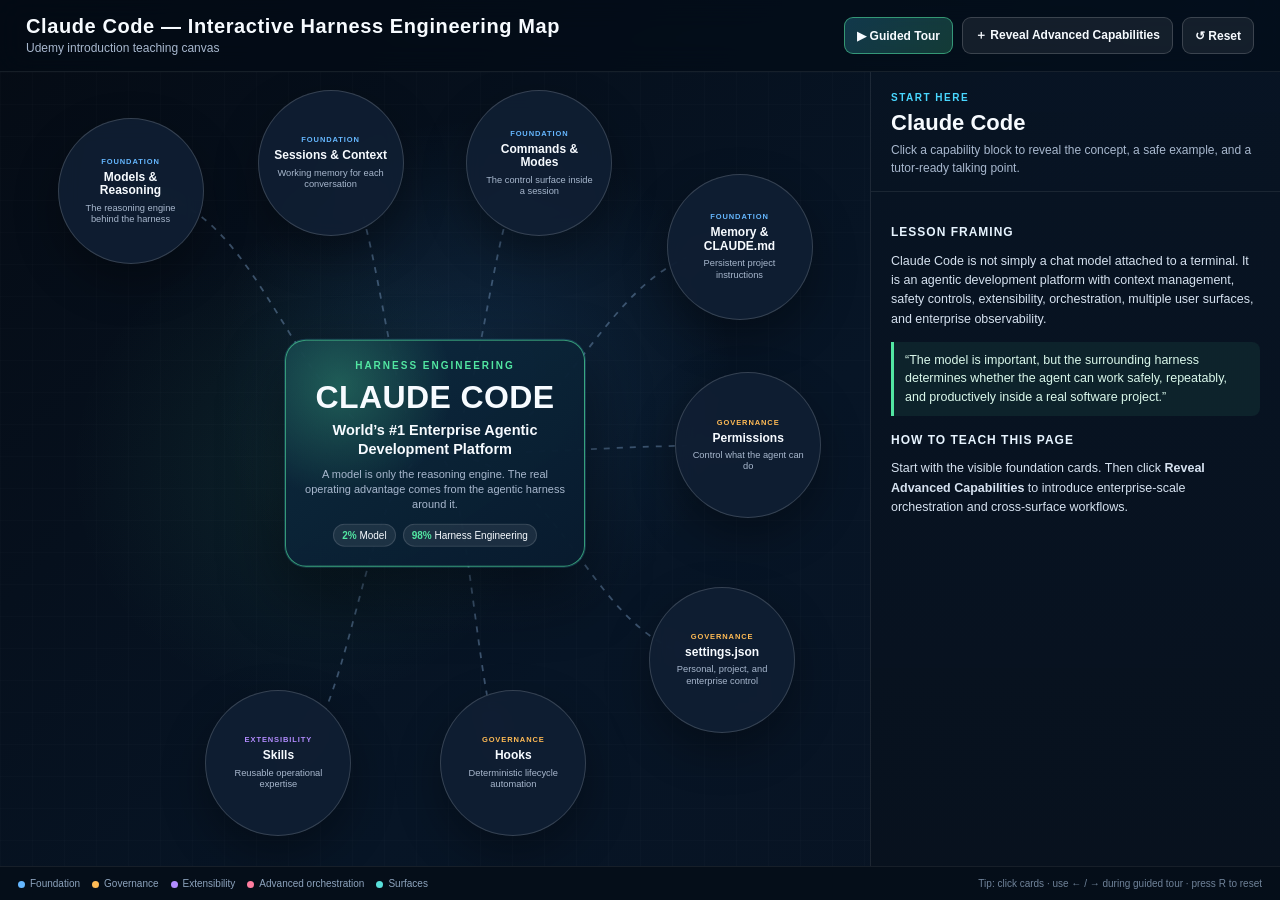
<file: claude_code_interactive_harness_map_CIRCLES(1).html>
<!DOCTYPE html>
<html lang="en">
<head>
<meta charset="UTF-8" />
<meta name="viewport" content="width=device-width, initial-scale=1.0" />
<title>Claude Code — Interactive Harness Engineering Map</title>
<style>
  :root{
    --bg:#06101e;
    --panel:#0b1829;
    --panel2:#101f34;
    --line:#6e89aa;
    --text:#f7fbff;
    --muted:#a8b8ce;
    --accent:#49d7ff;
    --core:#52e6a2;
    --foundation:#65b7ff;
    --governance:#ffbb55;
    --extensibility:#b28cff;
    --orchestration:#ff7d9f;
    --surface:#59e0db;
    --shadow:0 18px 45px rgba(0,0,0,.32);
  }
  *{box-sizing:border-box}
  html,body{min-height:100%;margin:0;background:var(--bg);color:var(--text);font-family:Inter,Segoe UI,Arial,sans-serif;overflow:hidden}
  body{
    background:
      radial-gradient(circle at 37% 42%, rgba(72,173,255,.14), transparent 27%),
      radial-gradient(circle at 24% 52%, rgba(82,230,162,.08), transparent 22%),
      linear-gradient(135deg,#050b14 0%,#071526 56%,#081221 100%);
  }
  .app{height:100vh;display:grid;grid-template-rows:72px 1fr 34px}
  header{
    display:flex;align-items:center;justify-content:space-between;padding:0 26px;
    border-bottom:1px solid rgba(255,255,255,.08);background:rgba(3,11,21,.58);backdrop-filter:blur(14px);z-index:10
  }
  .brand h1{font-size:20px;margin:0;letter-spacing:.6px}
  .brand small{color:var(--muted);font-size:12px}
  .controls{display:flex;gap:9px;flex-wrap:wrap;justify-content:flex-end}
  button{
    border:1px solid rgba(255,255,255,.17);background:rgba(255,255,255,.07);color:var(--text);
    border-radius:9px;padding:9px 12px;font-weight:700;cursor:pointer;transition:.22s ease;font-size:12px
  }
  button:hover{transform:translateY(-1px);background:rgba(255,255,255,.14)}
  button.primary{background:linear-gradient(135deg,rgba(73,215,255,.22),rgba(82,230,162,.21));border-color:rgba(82,230,162,.55)}
  button.active{background:linear-gradient(135deg,rgba(255,125,159,.30),rgba(178,140,255,.22));border-color:rgba(255,125,159,.7)}
  main{display:grid;grid-template-columns:minmax(0,1fr) 410px;min-height:0}
  .canvas-wrap{position:relative;min-width:0;min-height:0;overflow:hidden}
  .canvas{position:absolute;inset:0;overflow:hidden;transition:.28s ease}
  .canvas.full-map .core{top:50%}
  .grid{
    position:absolute;inset:0;opacity:.18;
    background-image:linear-gradient(rgba(255,255,255,.08) 1px,transparent 1px),linear-gradient(90deg,rgba(255,255,255,.08) 1px,transparent 1px);
    background-size:32px 32px;
  }
  svg{position:absolute;inset:0;width:100%;height:100%;pointer-events:none}
  .connector{stroke:rgba(115,149,186,.48);stroke-width:1.8;fill:none;stroke-dasharray:6 7}
  .connector.advanced{stroke:rgba(255,125,159,.44)}
  .node{
    position:absolute;
    width:146px;height:146px;aspect-ratio:1 / 1;border-radius:50%;padding:15px;
    border:1px solid rgba(255,255,255,.16);background:rgba(16,31,52,.88);box-shadow:var(--shadow);
    cursor:pointer;transition:left .34s ease, top .34s ease, opacity .24s ease, transform .24s ease, border-color .22s ease, box-shadow .22s ease;
    backdrop-filter:blur(11px);display:flex;flex-direction:column;align-items:center;justify-content:center;text-align:center;
    transform:translate(-50%,-50%);z-index:2;overflow:hidden
  }
  .node:hover{transform:translate(-50%,-50%) scale(1.045);border-color:rgba(255,255,255,.42);z-index:4}
  .node.selected{transform:translate(-50%,-50%) scale(1.055);box-shadow:0 0 0 2px rgba(73,215,255,.46),0 20px 45px rgba(0,0,0,.38);z-index:5}
  .node h3{font-size:12px;line-height:1.12;margin:0 0 5px;max-width:118px}
  .node p{font-size:9.3px;line-height:1.22;margin:0;color:var(--muted);max-width:116px}
  .node .tag{font-size:7.5px;text-transform:uppercase;letter-spacing:.9px;font-weight:800;margin-bottom:5px}
  .foundation .tag{color:var(--foundation)}
  .governance .tag{color:var(--governance)}
  .extensibility .tag{color:var(--extensibility)}
  .orchestration .tag{color:var(--orchestration)}
  .surface .tag{color:var(--surface)}
  .node.advanced{opacity:0;transform:translate(-50%,-50%) scale(.74);pointer-events:none}
  .node.advanced.show{opacity:1;transform:translate(-50%,-50%) scale(1);pointer-events:auto}
  .node.advanced.show:hover{transform:translate(-50%,-50%) scale(1.045)}
  .node.advanced.show.selected{transform:translate(-50%,-50%) scale(1.055)}
  .core{
    position:absolute;left:50%;top:48%;transform:translate(-50%,-50%);width:300px;min-height:196px;padding:19px;
    border-radius:21px;background:
    radial-gradient(circle at 18% 20%,rgba(82,230,162,.28),transparent 37%),
    linear-gradient(145deg,rgba(13,42,62,.96),rgba(8,27,46,.98));
    border:1px solid rgba(82,230,162,.62);box-shadow:0 0 0 1px rgba(73,215,255,.18),0 26px 65px rgba(0,0,0,.47);
    text-align:center;display:flex;flex-direction:column;justify-content:center;z-index:3;transition:top .34s ease
  }
  .core .eyebrow{color:var(--core);font-size:10px;font-weight:800;letter-spacing:2px;text-transform:uppercase}
  .core h2{font-size:32px;margin:8px 0 5px;letter-spacing:.4px}
  .core .headline{font-weight:800;font-size:14.5px;line-height:1.28}
  .core .sub{color:var(--muted);font-size:11px;margin:9px auto 0;line-height:1.35;max-width:266px}
  .ratio{display:flex;gap:7px;justify-content:center;margin-top:12px}
  .ratio span{font-size:10px;border-radius:20px;padding:5px 8px;background:rgba(255,255,255,.08);border:1px solid rgba(255,255,255,.12)}
  .ratio strong{color:var(--core)}
  aside{
    min-height:0;border-left:1px solid rgba(255,255,255,.09);
    background:linear-gradient(180deg,rgba(8,20,35,.93),rgba(8,17,30,.97));display:flex;flex-direction:column
  }
  .panel-head{padding:20px 20px 14px;border-bottom:1px solid rgba(255,255,255,.08)}
  .panel-head .kicker{font-size:10px;letter-spacing:1.5px;text-transform:uppercase;color:var(--accent);font-weight:800}
  .panel-head h2{font-size:22px;margin:7px 0 5px}
  .panel-head p{margin:0;font-size:12px;color:var(--muted);line-height:1.5}
  .panel-body{padding:16px 20px 22px;overflow:auto;min-height:0}
  .panel-body h4{margin:17px 0 8px;font-size:12px;color:#e7f4ff;text-transform:uppercase;letter-spacing:1px}
  .panel-body p,.panel-body li{font-size:12.5px;line-height:1.55;color:#d6e2f0}
  .panel-body ul{padding-left:18px;margin:8px 0}
  .code{
    white-space:pre-wrap;background:#06111e;border:1px solid rgba(255,255,255,.1);border-radius:10px;padding:11px 12px;
    color:#b8e8ff;font:11.5px/1.55 ui-monospace,SFMono-Regular,Consolas,monospace
  }
  .talk{
    border-left:3px solid var(--core);padding:9px 11px;background:rgba(82,230,162,.07);
    border-radius:0 8px 8px 0;color:#daf8eb;font-size:12.5px;line-height:1.5
  }
  .doc-link{display:inline-block;color:#77ddff;text-decoration:none;font-size:12px;margin-top:6px}
  .doc-link:hover{text-decoration:underline}
  .badges{display:flex;gap:6px;flex-wrap:wrap;margin-top:8px}
  .badge{font-size:9px;padding:4px 7px;border-radius:30px;background:rgba(255,255,255,.08);border:1px solid rgba(255,255,255,.11);color:#dcecff}
  footer{display:flex;align-items:center;justify-content:space-between;padding:0 18px;color:#8da3bd;font-size:10px;border-top:1px solid rgba(255,255,255,.07);background:#050e19}
  .legend{display:flex;gap:12px;align-items:center;flex-wrap:wrap}
  .legend span:before{content:"";display:inline-block;width:7px;height:7px;border-radius:50%;margin-right:5px;vertical-align:middle}
  .l1:before{background:var(--foundation)} .l2:before{background:var(--governance)} .l3:before{background:var(--extensibility)} .l4:before{background:var(--orchestration)} .l5:before{background:var(--surface)}
  .hint{opacity:.78}
  @media(max-width:1050px){
    main{grid-template-columns:minmax(0,1fr) 350px}
    .node{width:132px;height:132px;padding:13px}
    .node h3{font-size:10.8px;max-width:106px}.node p{font-size:8.6px;max-width:104px}
    .core{width:250px;min-height:178px}.core h2{font-size:28px}.core .headline{font-size:13px}.core .sub{font-size:10px}
  }
  @media(max-width:860px){
    html,body{overflow:auto}.app{height:auto;min-height:100vh;grid-template-rows:auto auto auto}header{align-items:flex-start;gap:14px;flex-direction:column;padding:18px 18px}main{grid-template-columns:1fr}.canvas-wrap{min-height:980px}.canvas{position:relative;min-height:980px}aside{min-height:420px;border-left:0;border-top:1px solid rgba(255,255,255,.09)}footer{min-height:48px;gap:10px;align-items:flex-start;flex-direction:column;padding:10px 18px}.node{width:136px;height:136px}.core{top:50%;width:260px}
  }
</style>
</head>
<body>
<div class="app">
<header>
  <div class="brand">
    <h1>Claude Code — Interactive Harness Engineering Map</h1>
    <small>Udemy introduction teaching canvas</small>
  </div>
  <div class="controls">
    <button id="tourBtn" class="primary">▶ Guided Tour</button>
    <button id="advancedBtn">＋ Reveal Advanced Capabilities</button>
    <button id="resetBtn">↺ Reset</button>
  </div>
</header>

<main>
<section class="canvas-wrap">
  <div class="canvas" id="canvas">
    <div class="grid"></div>
    <svg id="lines" aria-hidden="true"></svg>

    <div class="core" id="core">
      <div class="eyebrow">Harness Engineering</div>
      <h2>CLAUDE CODE</h2>
      <div class="headline">World’s #1 Enterprise Agentic Development Platform</div>
      <div class="sub">A model is only the reasoning engine. The real operating advantage comes from the agentic harness around it.</div>
      <div class="ratio"><span><strong>2%</strong> Model</span><span><strong>98%</strong> Harness Engineering</span></div>
    </div>
  </div>
</section>

<aside>
  <div class="panel-head">
    <div class="kicker" id="panelKicker">Start here</div>
    <h2 id="panelTitle">Claude Code</h2>
    <p id="panelIntro">Click a capability block to reveal the concept, a safe example, and a tutor-ready talking point.</p>
  </div>
  <div class="panel-body" id="panelBody">
    <h4>Lesson framing</h4>
    <p>Claude Code is not simply a chat model attached to a terminal. It is an agentic development platform with context management, safety controls, extensibility, orchestration, multiple user surfaces, and enterprise observability.</p>
    <div class="talk">“The model is important, but the surrounding harness determines whether the agent can work safely, repeatably, and productively inside a real software project.”</div>
    <h4>How to teach this page</h4>
    <p>Start with the visible foundation cards. Then click <b>Reveal Advanced Capabilities</b> to introduce enterprise-scale orchestration and cross-surface workflows.</p>
  </div>
</aside>
</main>

<footer>
  <div class="legend">
    <span class="l1">Foundation</span><span class="l2">Governance</span><span class="l3">Extensibility</span><span class="l4">Advanced orchestration</span><span class="l5">Surfaces</span>
  </div>
  <div class="hint">Tip: click cards · use ← / → during guided tour · press R to reset</div>
</footer>
</div>

<script>
const cards = [
{
 id:"models", title:"Models & Reasoning", group:"foundation", advanced:false, x:15, y:15, fx:11, fy:12,
 subtitle:"The reasoning engine behind the harness",
 intro:"Claude Code uses a model to inspect your request, reason about the codebase, select tools, and generate changes.",
 explanation:"Model selection affects quality, latency, and cost. But the model operates inside a broader agentic loop: prompt → reasoning → tool calls → results → further reasoning → completion.",
 code:"/model\n/effort",
 talk:"“The model is the engine. Claude Code is the vehicle, safety system, dashboard, tools, and operating workflow around that engine.”",
 docs:[["Model configuration","https://code.claude.com/docs/en/model-config"],["How Claude Code works","https://code.claude.com/docs/en/how-claude-code-works"]]
},
{
 id:"sessions", title:"Sessions & Context", group:"foundation", advanced:false, x:38, y:10, fx:34, fy:9,
 subtitle:"Working memory for each conversation",
 intro:"A session has its own context window and accumulates prompts, relevant files, command outputs, and tool results.",
 explanation:"As a task grows, context becomes a scarce engineering resource. Resume prior work, compact older context, clear a session when appropriate, and delegate focused research to subagents.",
 code:"/context\n/compact\n/resume\n/clear",
 talk:"“Context is the agent’s working memory. Strong developers manage context just as carefully as they manage source code.”",
 docs:[["Glossary: session and compaction","https://code.claude.com/docs/en/glossary"],["Commands","https://code.claude.com/docs/en/commands"]]
},
{
 id:"commands", title:"Commands & Modes", group:"foundation", advanced:false, x:62, y:10, fx:66, fy:9,
 subtitle:"The control surface inside a session",
 intro:"Commands let you change models, control permissions, manage context, configure integrations, and run workflows.",
 explanation:"Type / to see available commands. Use built-in commands as predictable control points instead of treating every action as an unstructured prompt.",
 code:"/help   /init   /memory\n/context   /compact   /resume\n/model   /effort   /permissions\n/mcp   /agents   /plan",
 talk:"“Prompting is only one interface. Claude Code also gives us an operational command layer.”",
 docs:[["Commands reference","https://code.claude.com/docs/en/commands"],["Interactive mode","https://code.claude.com/docs/en/interactive-mode"]]
},
{
 id:"memory", title:"Memory & CLAUDE.md", group:"foundation", advanced:false, x:85, y:22, fx:89, fy:17,
 subtitle:"Persistent project instructions",
 intro:"CLAUDE.md and memory let Claude Code retain project-specific instructions and useful working knowledge.",
 explanation:"Store durable architecture rules, coding conventions, commands, and review expectations in CLAUDE.md. Use /init to bootstrap a project file and /memory to refine persistent instructions.",
 code:"CLAUDE.md\nCLAUDE.local.md\n.claude/rules/\n\n/init\n/memory",
 talk:"“Do not repeat the same rules in every prompt. Encode durable knowledge once and let the project carry it forward.”",
 docs:[["Memory and instructions","https://code.claude.com/docs/en/memory"],["Overview","https://code.claude.com/docs/en/overview"]]
},
{
 id:"permissions", title:"Permissions", group:"governance", advanced:false, x:86, y:47, fx:89, fy:39,
 subtitle:"Control what the agent can do",
 intro:"Permissions define which tools run automatically, which require approval, and which are blocked.",
 explanation:"Rules are evaluated deny → ask → allow. Modes include default, acceptEdits, plan, auto, dontAsk, and bypassPermissions. Use bypassPermissions only inside isolated environments such as containers or VMs.",
 code:"/permissions\n\nModes:\ndefault · acceptEdits · plan\nauto · dontAsk · bypassPermissions",
 talk:"“An enterprise agent needs boundaries. Capability without governance is not maturity.”",
 docs:[["Configure permissions","https://code.claude.com/docs/en/permissions"],["Choose a permission mode","https://code.claude.com/docs/en/permission-modes"]]
},
{
 id:"settings", title:"settings.json", group:"governance", advanced:false, x:83, y:74, fx:89, fy:66,
 subtitle:"Personal, project, and enterprise control",
 intro:"Settings configure permissions, hooks, plugins, MCP access, model behavior, and enterprise policy.",
 explanation:"Claude Code reads multiple settings layers. Higher-precedence layers can enforce organizational controls while project and local files tailor behavior for a repository or developer.",
 code:"~/.claude/settings.json\n.claude/settings.json\n.claude/settings.local.json\nmanaged settings",
 talk:"“Settings let us move from ad-hoc prompting to governed engineering practice.”",
 docs:[["Settings","https://code.claude.com/docs/en/settings"],["Glossary: settings layers","https://code.claude.com/docs/en/glossary"]]
},
{
 id:"hooks", title:"Hooks", group:"governance", advanced:false, x:59, y:87, fx:66, fy:87,
 subtitle:"Deterministic lifecycle automation",
 intro:"Hooks run actions at defined lifecycle moments: before tools execute, after edits, when Claude stops, or when input is required.",
 explanation:"Use hooks to format code, validate commands, run checks, enforce project rules, or send notifications. Shell, HTTP, MCP-tool, prompt, and agent-based handlers are supported.",
 code:"PreToolUse\nPostToolUse\nStop\nNotification\nPermissionRequest",
 talk:"“Prompts are probabilistic. Hooks provide deterministic guardrails when a rule must run every time.”",
 docs:[["Hooks guide","https://code.claude.com/docs/en/hooks-guide"],["Hooks reference","https://code.claude.com/docs/en/hooks"]]
},
{
 id:"skills", title:"Skills", group:"extensibility", advanced:false, x:32, y:87, fx:34, fy:87,
 subtitle:"Reusable operational expertise",
 intro:"Skills package repeatable instructions and procedures so teams can reuse engineering knowledge.",
 explanation:"Store a SKILL.md file under .claude/skills. Skills can be invoked explicitly or loaded when relevant. Use them for repeatable reviews, release workflows, framework conventions, and lab exercises.",
 code:".claude/skills/security-review/SKILL.md\n.claude/skills/release-check/SKILL.md\n\n/code-review\n/debug\n/batch\n/loop",
 talk:"“A skill is reusable expertise packaged as an operational recipe.”",
 docs:[["Skills","https://code.claude.com/docs/en/skills"]]
},
{
 id:"plugins", title:"Plugins & Marketplaces", group:"extensibility", advanced:true, x:5, y:68, fx:11, fy:67,
 subtitle:"Install and share extension bundles",
 intro:"Plugins package reusable extensions and distribute them through marketplaces.",
 explanation:"A plugin can bundle skills, hooks, subagents, and MCP servers. Marketplaces let teams distribute approved extensions consistently.",
 code:"/plugin\n/reload-plugins\n\nPlugin bundle:\nskills · hooks · subagents · MCP servers",
 talk:"“Skills are recipes. Plugins are distributable extension packages. Marketplaces make them reusable across teams.”",
 docs:[["Plugins","https://code.claude.com/docs/en/plugins"],["Settings: plugin configuration","https://code.claude.com/docs/en/settings"]]
},
{
 id:"mcp", title:"MCP Servers", group:"extensibility", advanced:true, x:3, y:42, fx:11, fy:44,
 subtitle:"Connect external tools and data",
 intro:"Model Context Protocol servers connect Claude Code to external systems and capabilities.",
 explanation:"MCP can expose databases, browser automation, source-control systems, internal APIs, design tools, issue trackers, and enterprise services as tools inside Claude Code.",
 code:"/mcp\n.mcp.json\n\nExamples:\nGitHub · PostgreSQL · Jira\nPlaywright · internal APIs",
 talk:"“MCP turns Claude Code from a coding assistant into a connected enterprise agent.”",
 docs:[["MCP","https://code.claude.com/docs/en/mcp"],["Glossary: MCP","https://code.claude.com/docs/en/glossary"]]
},
{
 id:"subagents", title:"Subagents", group:"extensibility", advanced:true, x:4, y:20, fx:11, fy:25,
 subtitle:"Specialists with isolated context",
 intro:"Subagents are specialized assistants for focused work such as QA, architecture, security, and research.",
 explanation:"A subagent can have its own prompt, tools, skills, MCP servers, permission mode, and context. This keeps the main conversation lean while delegating specialist work.",
 code:".claude/agents/browser-tester.md\n.claude/agents/security-reviewer.md\n\n/agents",
 talk:"“Do not overload one context. Delegate focused work to specialists.”",
 docs:[["Subagents","https://code.claude.com/docs/en/sub-agents"]]
},
{
 id:"parallel", title:"Worktrees & Parallel Sessions", group:"orchestration", advanced:true, x:28, y:61, fx:25, fy:64,
 subtitle:"Isolated branches for concurrent work",
 intro:"Git worktrees allow separate Claude Code sessions to work in parallel without editing collisions.",
 explanation:"Use isolated checkouts for independent tasks: one session implements a feature, another writes tests, and a third reviews changes with fresh context.",
 code:"claude --worktree feature-auth\nclaude --worktree dashboard-kpi",
 talk:"“Parallel agentic work needs isolation. Worktrees give every stream its own branch and checkout.”",
 docs:[["Common workflows","https://code.claude.com/docs/en/common-workflows"],["Best practices","https://code.claude.com/docs/en/best-practices"]]
},
{
 id:"workflows", title:"Dynamic Workflows", group:"orchestration", advanced:true, x:28, y:26, fx:25, fy:32,
 subtitle:"Scripted orchestration at scale",
 intro:"Dynamic workflows orchestrate many subagents from a JavaScript script that Claude writes and you can rerun.",
 explanation:"Use dynamic workflows for large migrations, audits, and cross-checked research when a task needs more agents than one conversation can coordinate. The runtime executes in the background while your session remains responsive.",
 code:"Dynamic workflow =\nClaude-written JavaScript\n+ many subagents\n+ rerunnable orchestration",
 talk:"“This is where agentic coding becomes repeatable orchestration rather than a one-off conversation.”",
 docs:[["Dynamic workflows","https://code.claude.com/docs/en/workflows"]]
},
{
 id:"automation", title:"Loops, Goals & Routines", group:"orchestration", advanced:true, x:55, y:26, fx:75, fy:32,
 subtitle:"Keep work progressing over time",
 intro:"Modern automation features cover session loops, goal-driven work, and cloud routines.",
 explanation:"Use /loop for repeated prompts inside a session. Use /goal when work should continue turn after turn until a condition is met. Use /schedule to create routines that run independently on Anthropic-managed infrastructure.",
 code:"/loop 5m check the deployment\n/goal fix all failing tests\n/schedule daily PR review at 9am",
 talk:"“Polling, persistent goals, and cloud routines are different automation patterns. Choose the lightest one that fits the task.”",
 docs:[["Scheduled tasks and /loop","https://code.claude.com/docs/en/scheduled-tasks"],["Routines and /schedule","https://code.claude.com/docs/en/routines"]]
},
{
 id:"teams", title:"Agent Teams", group:"orchestration", advanced:true, x:58, y:59, fx:75, fy:64,
 subtitle:"Lead agent and collaborating teammates",
 intro:"Agent teams coordinate multiple Claude Code sessions with shared tasks, messaging, and a lead agent.",
 explanation:"Teammates work in separate context windows and can communicate directly. Agent teams are experimental and disabled by default, so present them as an advanced preview rather than a beginner default.",
 code:"Lead agent\n  ↳ Frontend teammate\n  ↳ Backend teammate\n  ↳ QA teammate\n\nExperimental · disabled by default",
 talk:"“Subagents report back to one parent. Agent teams collaborate with each other under a lead.”",
 docs:[["Agent teams","https://code.claude.com/docs/en/agent-teams"]]
},
{
 id:"surfaces", title:"Everywhere: Web, Desktop & IDEs", group:"surface", advanced:true, x:77, y:84, fx:89, fy:88,
 subtitle:"One engine across multiple surfaces",
 intro:"Claude Code is available in the terminal, VS Code, JetBrains IDEs, the desktop app, and the browser.",
 explanation:"Web sessions run in cloud infrastructure. Desktop adds visual review and parallel-session workflows. VS Code and JetBrains integrate with IDE workflows. Remote Control continues a local session from a phone or browser. Teleport pulls a web session and branch into the terminal.",
 code:"Terminal · VS Code · JetBrains\nDesktop · Web · Mobile\n\n/remote-control\nclaude --teleport\n/desktop",
 talk:"“Claude Code follows the developer across environments instead of remaining locked inside one terminal.”",
 docs:[["Platforms and integrations","https://code.claude.com/docs/en/platforms"],["Remote Control","https://code.claude.com/docs/en/remote-control"],["Claude Code on the web and Teleport","https://code.claude.com/docs/en/claude-code-on-the-web"],["Desktop","https://code.claude.com/docs/en/desktop"]]
},
{
 id:"telemetry", title:"Channels & Telemetry", group:"surface", advanced:true, x:77, y:54, fx:89, fy:53,
 subtitle:"Events in, observability out",
 intro:"Channels push external events into running sessions. OpenTelemetry exports enterprise usage, cost, and tool-activity data.",
 explanation:"Channels can forward CI failures, monitoring events, alerts, and chat messages into an active session through an MCP server. Channels are in research preview. Telemetry helps organizations measure adoption and govern agent activity.",
 code:"Channels:\nCI · monitoring · alerts · chat\n\nTelemetry:\nusage · cost · tool activity · governance",
 talk:"“Events can flow into the agent, and telemetry can flow out to the organization’s observability stack.”",
 docs:[["Channels","https://code.claude.com/docs/en/channels"],["Monitoring usage with OTel","https://code.claude.com/docs/en/monitoring-usage"]]
}
];

const canvas=document.getElementById("canvas");
const svg=document.getElementById("lines");
const panelKicker=document.getElementById("panelKicker");
const panelTitle=document.getElementById("panelTitle");
const panelIntro=document.getElementById("panelIntro");
const panelBody=document.getElementById("panelBody");
const advancedBtn=document.getElementById("advancedBtn");
const tourBtn=document.getElementById("tourBtn");
const resetBtn=document.getElementById("resetBtn");
let advancedVisible=false, tourIndex=-1;
const core=document.getElementById("core");
const nodes={};

function getCardPosition(c){
  // Foundation-only mode keeps the opening map simple.
  // Advanced mode repositions every card into a wider non-overlapping orbit.
  if(advancedVisible) return {x:c.fx, y:c.fy};
  return {x:c.x, y:c.y};
}

const CANVAS_SAFE_PADDING=18;
function setNodePosition(el, p){
  const w=canvas.clientWidth || 1;
  const h=canvas.clientHeight || 1;
  const halfW=(el.offsetWidth || 146)/2;
  const halfH=(el.offsetHeight || 146)/2;
  const minX=halfW+CANVAS_SAFE_PADDING;
  const maxX=Math.max(minX, w-halfW-CANVAS_SAFE_PADDING);
  const minY=halfH+CANVAS_SAFE_PADDING;
  const maxY=Math.max(minY, h-halfH-CANVAS_SAFE_PADDING);
  const x=Math.min(maxX, Math.max(minX, (p.x/100)*w));
  const y=Math.min(maxY, Math.max(minY, (p.y/100)*h));
  el.style.left=`${x}px`;
  el.style.top=`${y}px`;
}

function applyLayout(){
  canvas.classList.toggle("full-map", advancedVisible);
  cards.forEach(c=>{
    const p=getCardPosition(c);
    const el=nodes[c.id];
    setNodePosition(el,p);
  });
  setTimeout(drawLines,80);
}

function createNode(c){
  const el=document.createElement("div");
  el.className=`node ${c.group} ${c.advanced?"advanced":""}`;
  el.dataset.id=c.id;
  el.innerHTML=`<div class="tag">${c.group}</div><h3>${c.title}</h3><p>${c.subtitle}</p>`;
  el.addEventListener("click",()=>selectCard(c.id));
  canvas.appendChild(el); nodes[c.id]=el;
}
cards.forEach(createNode);
applyLayout();

function drawLines(){
  svg.innerHTML="";
  const cr=core.getBoundingClientRect(), rr=canvas.getBoundingClientRect();
  const x1=cr.left-rr.left+cr.width/2, y1=cr.top-rr.top+cr.height/2;
  cards.forEach(c=>{
    if(c.advanced && !advancedVisible)return;
    const r=nodes[c.id].getBoundingClientRect();
    const x2=r.left-rr.left+r.width/2, y2=r.top-rr.top+r.height/2;
    const dx=(x2-x1)*.47;
    const path=document.createElementNS("http://www.w3.org/2000/svg","path");
    path.setAttribute("d",`M ${x1} ${y1} C ${x1+dx} ${y1}, ${x2-dx} ${y2}, ${x2} ${y2}`);
    path.setAttribute("class",`connector ${c.advanced?"advanced":""}`);
    svg.appendChild(path);
  });
}
window.addEventListener("resize",()=>{applyLayout();drawLines();});
setTimeout(drawLines,120);

function selectCard(id){
  Object.values(nodes).forEach(n=>n.classList.remove("selected"));
  const c=cards.find(x=>x.id===id); if(!c)return;
  if(c.advanced && !advancedVisible) toggleAdvanced();
  nodes[id].classList.add("selected");
  panelKicker.textContent=c.group + (c.advanced?" · Advanced":"");
  panelTitle.textContent=c.title;
  panelIntro.textContent=c.intro;
  const links=c.docs.map(d=>`<a class="doc-link" target="_blank" rel="noopener" href="${d[1]}">↗ ${d[0]}</a>`).join("<br>");
  panelBody.innerHTML=`
    <h4>What students should understand</h4>
    <p>${c.explanation}</p>
    <h4>Small example</h4>
    <div class="code">${c.code}</div>
    <h4>Tutor talking point</h4>
    <div class="talk">${c.talk}</div>
    <h4>Official documentation</h4>
    ${links}
    <div class="badges"><span class="badge">${c.group}</span>${c.advanced?'<span class="badge">advanced reveal</span>':''}</div>`;
}

function toggleAdvanced(){
  advancedVisible=!advancedVisible;
  cards.filter(c=>c.advanced).forEach(c=>nodes[c.id].classList.toggle("show",advancedVisible));
  advancedBtn.classList.toggle("active",advancedVisible);
  advancedBtn.textContent=advancedVisible?"－ Hide Advanced Capabilities":"＋ Reveal Advanced Capabilities";
  applyLayout();
}
advancedBtn.addEventListener("click",toggleAdvanced);

function reset(){
  advancedVisible=false;tourIndex=-1;
  cards.forEach(c=>{nodes[c.id].classList.remove("selected"); if(c.advanced)nodes[c.id].classList.remove("show")});
  advancedBtn.classList.remove("active"); advancedBtn.textContent="＋ Reveal Advanced Capabilities";
  tourBtn.textContent="▶ Guided Tour";
  panelKicker.textContent="Start here"; panelTitle.textContent="Claude Code";
  panelIntro.textContent="Click a capability block to reveal the concept, a safe example, and a tutor-ready talking point.";
  panelBody.innerHTML=`<h4>Lesson framing</h4><p>Claude Code is not simply a chat model attached to a terminal. It is an agentic development platform with context management, safety controls, extensibility, orchestration, multiple user surfaces, and enterprise observability.</p><div class="talk">“The model is important, but the surrounding harness determines whether the agent can work safely, repeatably, and productively inside a real software project.”</div><h4>How to teach this page</h4><p>Start with the visible foundation cards. Then click <b>Reveal Advanced Capabilities</b> to introduce enterprise-scale orchestration and cross-surface workflows.</p>`;
  applyLayout();
}
resetBtn.addEventListener("click",reset);

const tourOrder=["models","sessions","commands","memory","permissions","settings","hooks","skills","plugins","mcp","subagents","parallel","workflows","automation","teams","surfaces","telemetry"];
function moveTour(step=1){
  tourIndex+=step;
  if(tourIndex<0)tourIndex=tourOrder.length-1;
  if(tourIndex>=tourOrder.length)tourIndex=0;
  const id=tourOrder[tourIndex], c=cards.find(x=>x.id===id);
  if(c.advanced && !advancedVisible)toggleAdvanced();
  selectCard(id);
  tourBtn.textContent=`▶ Tour ${tourIndex+1}/${tourOrder.length}`;
}
tourBtn.addEventListener("click",()=>moveTour(1));
document.addEventListener("keydown",e=>{
  if(e.key==="ArrowRight")moveTour(1);
  if(e.key==="ArrowLeft")moveTour(-1);
  if(e.key.toLowerCase()==="r")reset();
});
</script>
</body>
</html>
</file>
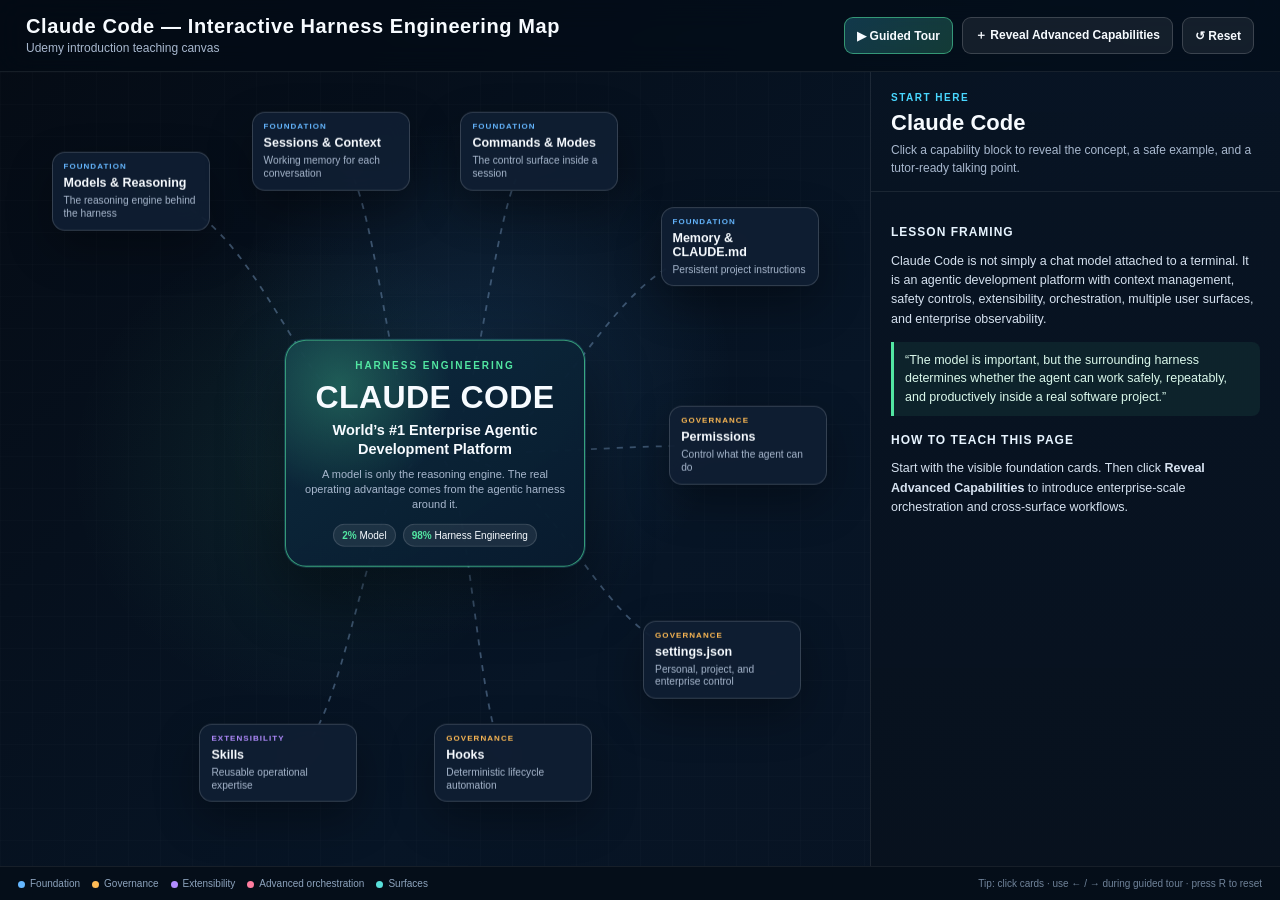
<file: claude_code_interactive_harness_map_FIXED_v2.html>
<!DOCTYPE html>
<html lang="en">
<head>
<meta charset="UTF-8" />
<meta name="viewport" content="width=device-width, initial-scale=1.0" />
<title>Claude Code — Interactive Harness Engineering Map</title>
<style>
  :root{
    --bg:#06101e;
    --panel:#0b1829;
    --panel2:#101f34;
    --line:#6e89aa;
    --text:#f7fbff;
    --muted:#a8b8ce;
    --accent:#49d7ff;
    --core:#52e6a2;
    --foundation:#65b7ff;
    --governance:#ffbb55;
    --extensibility:#b28cff;
    --orchestration:#ff7d9f;
    --surface:#59e0db;
    --shadow:0 18px 45px rgba(0,0,0,.32);
  }
  *{box-sizing:border-box}
  html,body{min-height:100%;margin:0;background:var(--bg);color:var(--text);font-family:Inter,Segoe UI,Arial,sans-serif;overflow:hidden}
  body{
    background:
      radial-gradient(circle at 37% 42%, rgba(72,173,255,.14), transparent 27%),
      radial-gradient(circle at 24% 52%, rgba(82,230,162,.08), transparent 22%),
      linear-gradient(135deg,#050b14 0%,#071526 56%,#081221 100%);
  }
  .app{height:100vh;display:grid;grid-template-rows:72px 1fr 34px}
  header{
    display:flex;align-items:center;justify-content:space-between;padding:0 26px;
    border-bottom:1px solid rgba(255,255,255,.08);background:rgba(3,11,21,.58);backdrop-filter:blur(14px);z-index:10
  }
  .brand h1{font-size:20px;margin:0;letter-spacing:.6px}
  .brand small{color:var(--muted);font-size:12px}
  .controls{display:flex;gap:9px;flex-wrap:wrap;justify-content:flex-end}
  button{
    border:1px solid rgba(255,255,255,.17);background:rgba(255,255,255,.07);color:var(--text);
    border-radius:9px;padding:9px 12px;font-weight:700;cursor:pointer;transition:.22s ease;font-size:12px
  }
  button:hover{transform:translateY(-1px);background:rgba(255,255,255,.14)}
  button.primary{background:linear-gradient(135deg,rgba(73,215,255,.22),rgba(82,230,162,.21));border-color:rgba(82,230,162,.55)}
  button.active{background:linear-gradient(135deg,rgba(255,125,159,.30),rgba(178,140,255,.22));border-color:rgba(255,125,159,.7)}
  main{display:grid;grid-template-columns:minmax(0,1fr) 410px;min-height:0}
  .canvas-wrap{position:relative;min-width:0;min-height:0;overflow:hidden}
  .canvas{position:absolute;inset:0;overflow:hidden;transition:.28s ease}
  .canvas.full-map .core{top:50%}
  .grid{
    position:absolute;inset:0;opacity:.18;
    background-image:linear-gradient(rgba(255,255,255,.08) 1px,transparent 1px),linear-gradient(90deg,rgba(255,255,255,.08) 1px,transparent 1px);
    background-size:32px 32px;
  }
  svg{position:absolute;inset:0;width:100%;height:100%;pointer-events:none}
  .connector{stroke:rgba(115,149,186,.48);stroke-width:1.8;fill:none;stroke-dasharray:6 7}
  .connector.advanced{stroke:rgba(255,125,159,.44)}
  .node{
    position:absolute;width:158px;min-height:62px;border-radius:13px;padding:9px 11px;
    border:1px solid rgba(255,255,255,.16);background:rgba(16,31,52,.88);box-shadow:var(--shadow);
    cursor:pointer;transition:left .34s ease, top .34s ease, opacity .24s ease, transform .24s ease, border-color .22s ease, box-shadow .22s ease;
    backdrop-filter:blur(11px);display:flex;flex-direction:column;justify-content:center;
    transform:translate(-50%,-50%);z-index:2
  }
  .node:hover{transform:translate(-50%,-50%) scale(1.045);border-color:rgba(255,255,255,.42);z-index:4}
  .node.selected{transform:translate(-50%,-50%) scale(1.055);box-shadow:0 0 0 2px rgba(73,215,255,.46),0 20px 45px rgba(0,0,0,.38);z-index:5}
  .node h3{font-size:12.5px;line-height:1.12;margin:0 0 5px}
  .node p{font-size:10.2px;line-height:1.25;margin:0;color:var(--muted)}
  .node .tag{font-size:8px;text-transform:uppercase;letter-spacing:1.05px;font-weight:800;margin-bottom:5px}
  .foundation .tag{color:var(--foundation)}
  .governance .tag{color:var(--governance)}
  .extensibility .tag{color:var(--extensibility)}
  .orchestration .tag{color:var(--orchestration)}
  .surface .tag{color:var(--surface)}
  .node.advanced{opacity:0;transform:translate(-50%,-50%) scale(.74);pointer-events:none}
  .node.advanced.show{opacity:1;transform:translate(-50%,-50%) scale(1);pointer-events:auto}
  .node.advanced.show:hover{transform:translate(-50%,-50%) scale(1.045)}
  .node.advanced.show.selected{transform:translate(-50%,-50%) scale(1.055)}
  .core{
    position:absolute;left:50%;top:48%;transform:translate(-50%,-50%);width:300px;min-height:196px;padding:19px;
    border-radius:21px;background:
    radial-gradient(circle at 18% 20%,rgba(82,230,162,.28),transparent 37%),
    linear-gradient(145deg,rgba(13,42,62,.96),rgba(8,27,46,.98));
    border:1px solid rgba(82,230,162,.62);box-shadow:0 0 0 1px rgba(73,215,255,.18),0 26px 65px rgba(0,0,0,.47);
    text-align:center;display:flex;flex-direction:column;justify-content:center;z-index:3;transition:top .34s ease
  }
  .core .eyebrow{color:var(--core);font-size:10px;font-weight:800;letter-spacing:2px;text-transform:uppercase}
  .core h2{font-size:32px;margin:8px 0 5px;letter-spacing:.4px}
  .core .headline{font-weight:800;font-size:14.5px;line-height:1.28}
  .core .sub{color:var(--muted);font-size:11px;margin:9px auto 0;line-height:1.35;max-width:266px}
  .ratio{display:flex;gap:7px;justify-content:center;margin-top:12px}
  .ratio span{font-size:10px;border-radius:20px;padding:5px 8px;background:rgba(255,255,255,.08);border:1px solid rgba(255,255,255,.12)}
  .ratio strong{color:var(--core)}
  aside{
    min-height:0;border-left:1px solid rgba(255,255,255,.09);
    background:linear-gradient(180deg,rgba(8,20,35,.93),rgba(8,17,30,.97));display:flex;flex-direction:column
  }
  .panel-head{padding:20px 20px 14px;border-bottom:1px solid rgba(255,255,255,.08)}
  .panel-head .kicker{font-size:10px;letter-spacing:1.5px;text-transform:uppercase;color:var(--accent);font-weight:800}
  .panel-head h2{font-size:22px;margin:7px 0 5px}
  .panel-head p{margin:0;font-size:12px;color:var(--muted);line-height:1.5}
  .panel-body{padding:16px 20px 22px;overflow:auto;min-height:0}
  .panel-body h4{margin:17px 0 8px;font-size:12px;color:#e7f4ff;text-transform:uppercase;letter-spacing:1px}
  .panel-body p,.panel-body li{font-size:12.5px;line-height:1.55;color:#d6e2f0}
  .panel-body ul{padding-left:18px;margin:8px 0}
  .code{
    white-space:pre-wrap;background:#06111e;border:1px solid rgba(255,255,255,.1);border-radius:10px;padding:11px 12px;
    color:#b8e8ff;font:11.5px/1.55 ui-monospace,SFMono-Regular,Consolas,monospace
  }
  .talk{
    border-left:3px solid var(--core);padding:9px 11px;background:rgba(82,230,162,.07);
    border-radius:0 8px 8px 0;color:#daf8eb;font-size:12.5px;line-height:1.5
  }
  .doc-link{display:inline-block;color:#77ddff;text-decoration:none;font-size:12px;margin-top:6px}
  .doc-link:hover{text-decoration:underline}
  .badges{display:flex;gap:6px;flex-wrap:wrap;margin-top:8px}
  .badge{font-size:9px;padding:4px 7px;border-radius:30px;background:rgba(255,255,255,.08);border:1px solid rgba(255,255,255,.11);color:#dcecff}
  footer{display:flex;align-items:center;justify-content:space-between;padding:0 18px;color:#8da3bd;font-size:10px;border-top:1px solid rgba(255,255,255,.07);background:#050e19}
  .legend{display:flex;gap:12px;align-items:center;flex-wrap:wrap}
  .legend span:before{content:"";display:inline-block;width:7px;height:7px;border-radius:50%;margin-right:5px;vertical-align:middle}
  .l1:before{background:var(--foundation)} .l2:before{background:var(--governance)} .l3:before{background:var(--extensibility)} .l4:before{background:var(--orchestration)} .l5:before{background:var(--surface)}
  .hint{opacity:.78}
  @media(max-width:1050px){
    main{grid-template-columns:minmax(0,1fr) 350px}
    .node{width:140px;min-height:58px;padding:8px 9px}
    .node h3{font-size:11.5px}.node p{font-size:9.5px}
    .core{width:250px;min-height:178px}.core h2{font-size:28px}.core .headline{font-size:13px}.core .sub{font-size:10px}
  }
  @media(max-width:860px){
    html,body{overflow:auto}.app{height:auto;min-height:100vh;grid-template-rows:auto auto auto}header{align-items:flex-start;gap:14px;flex-direction:column;padding:18px 18px}main{grid-template-columns:1fr}.canvas-wrap{min-height:980px}.canvas{position:relative;min-height:980px}aside{min-height:420px;border-left:0;border-top:1px solid rgba(255,255,255,.09)}footer{min-height:48px;gap:10px;align-items:flex-start;flex-direction:column;padding:10px 18px}.node{width:145px}.core{top:50%;width:260px}
  }
</style>
</head>
<body>
<div class="app">
<header>
  <div class="brand">
    <h1>Claude Code — Interactive Harness Engineering Map</h1>
    <small>Udemy introduction teaching canvas</small>
  </div>
  <div class="controls">
    <button id="tourBtn" class="primary">▶ Guided Tour</button>
    <button id="advancedBtn">＋ Reveal Advanced Capabilities</button>
    <button id="resetBtn">↺ Reset</button>
  </div>
</header>

<main>
<section class="canvas-wrap">
  <div class="canvas" id="canvas">
    <div class="grid"></div>
    <svg id="lines" aria-hidden="true"></svg>

    <div class="core" id="core">
      <div class="eyebrow">Harness Engineering</div>
      <h2>CLAUDE CODE</h2>
      <div class="headline">World’s #1 Enterprise Agentic Development Platform</div>
      <div class="sub">A model is only the reasoning engine. The real operating advantage comes from the agentic harness around it.</div>
      <div class="ratio"><span><strong>2%</strong> Model</span><span><strong>98%</strong> Harness Engineering</span></div>
    </div>
  </div>
</section>

<aside>
  <div class="panel-head">
    <div class="kicker" id="panelKicker">Start here</div>
    <h2 id="panelTitle">Claude Code</h2>
    <p id="panelIntro">Click a capability block to reveal the concept, a safe example, and a tutor-ready talking point.</p>
  </div>
  <div class="panel-body" id="panelBody">
    <h4>Lesson framing</h4>
    <p>Claude Code is not simply a chat model attached to a terminal. It is an agentic development platform with context management, safety controls, extensibility, orchestration, multiple user surfaces, and enterprise observability.</p>
    <div class="talk">“The model is important, but the surrounding harness determines whether the agent can work safely, repeatably, and productively inside a real software project.”</div>
    <h4>How to teach this page</h4>
    <p>Start with the visible foundation cards. Then click <b>Reveal Advanced Capabilities</b> to introduce enterprise-scale orchestration and cross-surface workflows.</p>
  </div>
</aside>
</main>

<footer>
  <div class="legend">
    <span class="l1">Foundation</span><span class="l2">Governance</span><span class="l3">Extensibility</span><span class="l4">Advanced orchestration</span><span class="l5">Surfaces</span>
  </div>
  <div class="hint">Tip: click cards · use ← / → during guided tour · press R to reset</div>
</footer>
</div>

<script>
const cards = [
{
 id:"models", title:"Models & Reasoning", group:"foundation", advanced:false, x:15, y:15, fx:11, fy:12,
 subtitle:"The reasoning engine behind the harness",
 intro:"Claude Code uses a model to inspect your request, reason about the codebase, select tools, and generate changes.",
 explanation:"Model selection affects quality, latency, and cost. But the model operates inside a broader agentic loop: prompt → reasoning → tool calls → results → further reasoning → completion.",
 code:"/model\n/effort",
 talk:"“The model is the engine. Claude Code is the vehicle, safety system, dashboard, tools, and operating workflow around that engine.”",
 docs:[["Model configuration","https://code.claude.com/docs/en/model-config"],["How Claude Code works","https://code.claude.com/docs/en/how-claude-code-works"]]
},
{
 id:"sessions", title:"Sessions & Context", group:"foundation", advanced:false, x:38, y:10, fx:34, fy:9,
 subtitle:"Working memory for each conversation",
 intro:"A session has its own context window and accumulates prompts, relevant files, command outputs, and tool results.",
 explanation:"As a task grows, context becomes a scarce engineering resource. Resume prior work, compact older context, clear a session when appropriate, and delegate focused research to subagents.",
 code:"/context\n/compact\n/resume\n/clear",
 talk:"“Context is the agent’s working memory. Strong developers manage context just as carefully as they manage source code.”",
 docs:[["Glossary: session and compaction","https://code.claude.com/docs/en/glossary"],["Commands","https://code.claude.com/docs/en/commands"]]
},
{
 id:"commands", title:"Commands & Modes", group:"foundation", advanced:false, x:62, y:10, fx:66, fy:9,
 subtitle:"The control surface inside a session",
 intro:"Commands let you change models, control permissions, manage context, configure integrations, and run workflows.",
 explanation:"Type / to see available commands. Use built-in commands as predictable control points instead of treating every action as an unstructured prompt.",
 code:"/help   /init   /memory\n/context   /compact   /resume\n/model   /effort   /permissions\n/mcp   /agents   /plan",
 talk:"“Prompting is only one interface. Claude Code also gives us an operational command layer.”",
 docs:[["Commands reference","https://code.claude.com/docs/en/commands"],["Interactive mode","https://code.claude.com/docs/en/interactive-mode"]]
},
{
 id:"memory", title:"Memory & CLAUDE.md", group:"foundation", advanced:false, x:85, y:22, fx:89, fy:17,
 subtitle:"Persistent project instructions",
 intro:"CLAUDE.md and memory let Claude Code retain project-specific instructions and useful working knowledge.",
 explanation:"Store durable architecture rules, coding conventions, commands, and review expectations in CLAUDE.md. Use /init to bootstrap a project file and /memory to refine persistent instructions.",
 code:"CLAUDE.md\nCLAUDE.local.md\n.claude/rules/\n\n/init\n/memory",
 talk:"“Do not repeat the same rules in every prompt. Encode durable knowledge once and let the project carry it forward.”",
 docs:[["Memory and instructions","https://code.claude.com/docs/en/memory"],["Overview","https://code.claude.com/docs/en/overview"]]
},
{
 id:"permissions", title:"Permissions", group:"governance", advanced:false, x:86, y:47, fx:89, fy:39,
 subtitle:"Control what the agent can do",
 intro:"Permissions define which tools run automatically, which require approval, and which are blocked.",
 explanation:"Rules are evaluated deny → ask → allow. Modes include default, acceptEdits, plan, auto, dontAsk, and bypassPermissions. Use bypassPermissions only inside isolated environments such as containers or VMs.",
 code:"/permissions\n\nModes:\ndefault · acceptEdits · plan\nauto · dontAsk · bypassPermissions",
 talk:"“An enterprise agent needs boundaries. Capability without governance is not maturity.”",
 docs:[["Configure permissions","https://code.claude.com/docs/en/permissions"],["Choose a permission mode","https://code.claude.com/docs/en/permission-modes"]]
},
{
 id:"settings", title:"settings.json", group:"governance", advanced:false, x:83, y:74, fx:89, fy:66,
 subtitle:"Personal, project, and enterprise control",
 intro:"Settings configure permissions, hooks, plugins, MCP access, model behavior, and enterprise policy.",
 explanation:"Claude Code reads multiple settings layers. Higher-precedence layers can enforce organizational controls while project and local files tailor behavior for a repository or developer.",
 code:"~/.claude/settings.json\n.claude/settings.json\n.claude/settings.local.json\nmanaged settings",
 talk:"“Settings let us move from ad-hoc prompting to governed engineering practice.”",
 docs:[["Settings","https://code.claude.com/docs/en/settings"],["Glossary: settings layers","https://code.claude.com/docs/en/glossary"]]
},
{
 id:"hooks", title:"Hooks", group:"governance", advanced:false, x:59, y:87, fx:66, fy:87,
 subtitle:"Deterministic lifecycle automation",
 intro:"Hooks run actions at defined lifecycle moments: before tools execute, after edits, when Claude stops, or when input is required.",
 explanation:"Use hooks to format code, validate commands, run checks, enforce project rules, or send notifications. Shell, HTTP, MCP-tool, prompt, and agent-based handlers are supported.",
 code:"PreToolUse\nPostToolUse\nStop\nNotification\nPermissionRequest",
 talk:"“Prompts are probabilistic. Hooks provide deterministic guardrails when a rule must run every time.”",
 docs:[["Hooks guide","https://code.claude.com/docs/en/hooks-guide"],["Hooks reference","https://code.claude.com/docs/en/hooks"]]
},
{
 id:"skills", title:"Skills", group:"extensibility", advanced:false, x:32, y:87, fx:34, fy:87,
 subtitle:"Reusable operational expertise",
 intro:"Skills package repeatable instructions and procedures so teams can reuse engineering knowledge.",
 explanation:"Store a SKILL.md file under .claude/skills. Skills can be invoked explicitly or loaded when relevant. Use them for repeatable reviews, release workflows, framework conventions, and lab exercises.",
 code:".claude/skills/security-review/SKILL.md\n.claude/skills/release-check/SKILL.md\n\n/code-review\n/debug\n/batch\n/loop",
 talk:"“A skill is reusable expertise packaged as an operational recipe.”",
 docs:[["Skills","https://code.claude.com/docs/en/skills"]]
},
{
 id:"plugins", title:"Plugins & Marketplaces", group:"extensibility", advanced:true, x:5, y:68, fx:11, fy:67,
 subtitle:"Install and share extension bundles",
 intro:"Plugins package reusable extensions and distribute them through marketplaces.",
 explanation:"A plugin can bundle skills, hooks, subagents, and MCP servers. Marketplaces let teams distribute approved extensions consistently.",
 code:"/plugin\n/reload-plugins\n\nPlugin bundle:\nskills · hooks · subagents · MCP servers",
 talk:"“Skills are recipes. Plugins are distributable extension packages. Marketplaces make them reusable across teams.”",
 docs:[["Plugins","https://code.claude.com/docs/en/plugins"],["Settings: plugin configuration","https://code.claude.com/docs/en/settings"]]
},
{
 id:"mcp", title:"MCP Servers", group:"extensibility", advanced:true, x:3, y:42, fx:11, fy:44,
 subtitle:"Connect external tools and data",
 intro:"Model Context Protocol servers connect Claude Code to external systems and capabilities.",
 explanation:"MCP can expose databases, browser automation, source-control systems, internal APIs, design tools, issue trackers, and enterprise services as tools inside Claude Code.",
 code:"/mcp\n.mcp.json\n\nExamples:\nGitHub · PostgreSQL · Jira\nPlaywright · internal APIs",
 talk:"“MCP turns Claude Code from a coding assistant into a connected enterprise agent.”",
 docs:[["MCP","https://code.claude.com/docs/en/mcp"],["Glossary: MCP","https://code.claude.com/docs/en/glossary"]]
},
{
 id:"subagents", title:"Subagents", group:"extensibility", advanced:true, x:4, y:20, fx:11, fy:25,
 subtitle:"Specialists with isolated context",
 intro:"Subagents are specialized assistants for focused work such as QA, architecture, security, and research.",
 explanation:"A subagent can have its own prompt, tools, skills, MCP servers, permission mode, and context. This keeps the main conversation lean while delegating specialist work.",
 code:".claude/agents/browser-tester.md\n.claude/agents/security-reviewer.md\n\n/agents",
 talk:"“Do not overload one context. Delegate focused work to specialists.”",
 docs:[["Subagents","https://code.claude.com/docs/en/sub-agents"]]
},
{
 id:"parallel", title:"Worktrees & Parallel Sessions", group:"orchestration", advanced:true, x:28, y:61, fx:25, fy:64,
 subtitle:"Isolated branches for concurrent work",
 intro:"Git worktrees allow separate Claude Code sessions to work in parallel without editing collisions.",
 explanation:"Use isolated checkouts for independent tasks: one session implements a feature, another writes tests, and a third reviews changes with fresh context.",
 code:"claude --worktree feature-auth\nclaude --worktree dashboard-kpi",
 talk:"“Parallel agentic work needs isolation. Worktrees give every stream its own branch and checkout.”",
 docs:[["Common workflows","https://code.claude.com/docs/en/common-workflows"],["Best practices","https://code.claude.com/docs/en/best-practices"]]
},
{
 id:"workflows", title:"Dynamic Workflows", group:"orchestration", advanced:true, x:28, y:26, fx:25, fy:32,
 subtitle:"Scripted orchestration at scale",
 intro:"Dynamic workflows orchestrate many subagents from a JavaScript script that Claude writes and you can rerun.",
 explanation:"Use dynamic workflows for large migrations, audits, and cross-checked research when a task needs more agents than one conversation can coordinate. The runtime executes in the background while your session remains responsive.",
 code:"Dynamic workflow =\nClaude-written JavaScript\n+ many subagents\n+ rerunnable orchestration",
 talk:"“This is where agentic coding becomes repeatable orchestration rather than a one-off conversation.”",
 docs:[["Dynamic workflows","https://code.claude.com/docs/en/workflows"]]
},
{
 id:"automation", title:"Loops, Goals & Routines", group:"orchestration", advanced:true, x:55, y:26, fx:75, fy:32,
 subtitle:"Keep work progressing over time",
 intro:"Modern automation features cover session loops, goal-driven work, and cloud routines.",
 explanation:"Use /loop for repeated prompts inside a session. Use /goal when work should continue turn after turn until a condition is met. Use /schedule to create routines that run independently on Anthropic-managed infrastructure.",
 code:"/loop 5m check the deployment\n/goal fix all failing tests\n/schedule daily PR review at 9am",
 talk:"“Polling, persistent goals, and cloud routines are different automation patterns. Choose the lightest one that fits the task.”",
 docs:[["Scheduled tasks and /loop","https://code.claude.com/docs/en/scheduled-tasks"],["Routines and /schedule","https://code.claude.com/docs/en/routines"]]
},
{
 id:"teams", title:"Agent Teams", group:"orchestration", advanced:true, x:58, y:59, fx:75, fy:64,
 subtitle:"Lead agent and collaborating teammates",
 intro:"Agent teams coordinate multiple Claude Code sessions with shared tasks, messaging, and a lead agent.",
 explanation:"Teammates work in separate context windows and can communicate directly. Agent teams are experimental and disabled by default, so present them as an advanced preview rather than a beginner default.",
 code:"Lead agent\n  ↳ Frontend teammate\n  ↳ Backend teammate\n  ↳ QA teammate\n\nExperimental · disabled by default",
 talk:"“Subagents report back to one parent. Agent teams collaborate with each other under a lead.”",
 docs:[["Agent teams","https://code.claude.com/docs/en/agent-teams"]]
},
{
 id:"surfaces", title:"Everywhere: Web, Desktop & IDEs", group:"surface", advanced:true, x:77, y:84, fx:89, fy:88,
 subtitle:"One engine across multiple surfaces",
 intro:"Claude Code is available in the terminal, VS Code, JetBrains IDEs, the desktop app, and the browser.",
 explanation:"Web sessions run in cloud infrastructure. Desktop adds visual review and parallel-session workflows. VS Code and JetBrains integrate with IDE workflows. Remote Control continues a local session from a phone or browser. Teleport pulls a web session and branch into the terminal.",
 code:"Terminal · VS Code · JetBrains\nDesktop · Web · Mobile\n\n/remote-control\nclaude --teleport\n/desktop",
 talk:"“Claude Code follows the developer across environments instead of remaining locked inside one terminal.”",
 docs:[["Platforms and integrations","https://code.claude.com/docs/en/platforms"],["Remote Control","https://code.claude.com/docs/en/remote-control"],["Claude Code on the web and Teleport","https://code.claude.com/docs/en/claude-code-on-the-web"],["Desktop","https://code.claude.com/docs/en/desktop"]]
},
{
 id:"telemetry", title:"Channels & Telemetry", group:"surface", advanced:true, x:77, y:54, fx:89, fy:53,
 subtitle:"Events in, observability out",
 intro:"Channels push external events into running sessions. OpenTelemetry exports enterprise usage, cost, and tool-activity data.",
 explanation:"Channels can forward CI failures, monitoring events, alerts, and chat messages into an active session through an MCP server. Channels are in research preview. Telemetry helps organizations measure adoption and govern agent activity.",
 code:"Channels:\nCI · monitoring · alerts · chat\n\nTelemetry:\nusage · cost · tool activity · governance",
 talk:"“Events can flow into the agent, and telemetry can flow out to the organization’s observability stack.”",
 docs:[["Channels","https://code.claude.com/docs/en/channels"],["Monitoring usage with OTel","https://code.claude.com/docs/en/monitoring-usage"]]
}
];

const canvas=document.getElementById("canvas");
const svg=document.getElementById("lines");
const panelKicker=document.getElementById("panelKicker");
const panelTitle=document.getElementById("panelTitle");
const panelIntro=document.getElementById("panelIntro");
const panelBody=document.getElementById("panelBody");
const advancedBtn=document.getElementById("advancedBtn");
const tourBtn=document.getElementById("tourBtn");
const resetBtn=document.getElementById("resetBtn");
let advancedVisible=false, tourIndex=-1;
const core=document.getElementById("core");
const nodes={};

function getCardPosition(c){
  // Foundation-only mode keeps the opening map simple.
  // Advanced mode repositions every card into a wider non-overlapping orbit.
  if(advancedVisible) return {x:c.fx, y:c.fy};
  return {x:c.x, y:c.y};
}

const CANVAS_SAFE_PADDING=18;
function setNodePosition(el, p){
  const w=canvas.clientWidth || 1;
  const h=canvas.clientHeight || 1;
  const halfW=(el.offsetWidth || 158)/2;
  const halfH=(el.offsetHeight || 62)/2;
  const minX=halfW+CANVAS_SAFE_PADDING;
  const maxX=Math.max(minX, w-halfW-CANVAS_SAFE_PADDING);
  const minY=halfH+CANVAS_SAFE_PADDING;
  const maxY=Math.max(minY, h-halfH-CANVAS_SAFE_PADDING);
  const x=Math.min(maxX, Math.max(minX, (p.x/100)*w));
  const y=Math.min(maxY, Math.max(minY, (p.y/100)*h));
  el.style.left=`${x}px`;
  el.style.top=`${y}px`;
}

function applyLayout(){
  canvas.classList.toggle("full-map", advancedVisible);
  cards.forEach(c=>{
    const p=getCardPosition(c);
    const el=nodes[c.id];
    setNodePosition(el,p);
  });
  setTimeout(drawLines,80);
}

function createNode(c){
  const el=document.createElement("div");
  el.className=`node ${c.group} ${c.advanced?"advanced":""}`;
  el.dataset.id=c.id;
  el.innerHTML=`<div class="tag">${c.group}</div><h3>${c.title}</h3><p>${c.subtitle}</p>`;
  el.addEventListener("click",()=>selectCard(c.id));
  canvas.appendChild(el); nodes[c.id]=el;
}
cards.forEach(createNode);
applyLayout();

function drawLines(){
  svg.innerHTML="";
  const cr=core.getBoundingClientRect(), rr=canvas.getBoundingClientRect();
  const x1=cr.left-rr.left+cr.width/2, y1=cr.top-rr.top+cr.height/2;
  cards.forEach(c=>{
    if(c.advanced && !advancedVisible)return;
    const r=nodes[c.id].getBoundingClientRect();
    const x2=r.left-rr.left+r.width/2, y2=r.top-rr.top+r.height/2;
    const dx=(x2-x1)*.47;
    const path=document.createElementNS("http://www.w3.org/2000/svg","path");
    path.setAttribute("d",`M ${x1} ${y1} C ${x1+dx} ${y1}, ${x2-dx} ${y2}, ${x2} ${y2}`);
    path.setAttribute("class",`connector ${c.advanced?"advanced":""}`);
    svg.appendChild(path);
  });
}
window.addEventListener("resize",()=>{applyLayout();drawLines();});
setTimeout(drawLines,120);

function selectCard(id){
  Object.values(nodes).forEach(n=>n.classList.remove("selected"));
  const c=cards.find(x=>x.id===id); if(!c)return;
  if(c.advanced && !advancedVisible) toggleAdvanced();
  nodes[id].classList.add("selected");
  panelKicker.textContent=c.group + (c.advanced?" · Advanced":"");
  panelTitle.textContent=c.title;
  panelIntro.textContent=c.intro;
  const links=c.docs.map(d=>`<a class="doc-link" target="_blank" rel="noopener" href="${d[1]}">↗ ${d[0]}</a>`).join("<br>");
  panelBody.innerHTML=`
    <h4>What students should understand</h4>
    <p>${c.explanation}</p>
    <h4>Small example</h4>
    <div class="code">${c.code}</div>
    <h4>Tutor talking point</h4>
    <div class="talk">${c.talk}</div>
    <h4>Official documentation</h4>
    ${links}
    <div class="badges"><span class="badge">${c.group}</span>${c.advanced?'<span class="badge">advanced reveal</span>':''}</div>`;
}

function toggleAdvanced(){
  advancedVisible=!advancedVisible;
  cards.filter(c=>c.advanced).forEach(c=>nodes[c.id].classList.toggle("show",advancedVisible));
  advancedBtn.classList.toggle("active",advancedVisible);
  advancedBtn.textContent=advancedVisible?"－ Hide Advanced Capabilities":"＋ Reveal Advanced Capabilities";
  applyLayout();
}
advancedBtn.addEventListener("click",toggleAdvanced);

function reset(){
  advancedVisible=false;tourIndex=-1;
  cards.forEach(c=>{nodes[c.id].classList.remove("selected"); if(c.advanced)nodes[c.id].classList.remove("show")});
  advancedBtn.classList.remove("active"); advancedBtn.textContent="＋ Reveal Advanced Capabilities";
  tourBtn.textContent="▶ Guided Tour";
  panelKicker.textContent="Start here"; panelTitle.textContent="Claude Code";
  panelIntro.textContent="Click a capability block to reveal the concept, a safe example, and a tutor-ready talking point.";
  panelBody.innerHTML=`<h4>Lesson framing</h4><p>Claude Code is not simply a chat model attached to a terminal. It is an agentic development platform with context management, safety controls, extensibility, orchestration, multiple user surfaces, and enterprise observability.</p><div class="talk">“The model is important, but the surrounding harness determines whether the agent can work safely, repeatably, and productively inside a real software project.”</div><h4>How to teach this page</h4><p>Start with the visible foundation cards. Then click <b>Reveal Advanced Capabilities</b> to introduce enterprise-scale orchestration and cross-surface workflows.</p>`;
  applyLayout();
}
resetBtn.addEventListener("click",reset);

const tourOrder=["models","sessions","commands","memory","permissions","settings","hooks","skills","plugins","mcp","subagents","parallel","workflows","automation","teams","surfaces","telemetry"];
function moveTour(step=1){
  tourIndex+=step;
  if(tourIndex<0)tourIndex=tourOrder.length-1;
  if(tourIndex>=tourOrder.length)tourIndex=0;
  const id=tourOrder[tourIndex], c=cards.find(x=>x.id===id);
  if(c.advanced && !advancedVisible)toggleAdvanced();
  selectCard(id);
  tourBtn.textContent=`▶ Tour ${tourIndex+1}/${tourOrder.length}`;
}
tourBtn.addEventListener("click",()=>moveTour(1));
document.addEventListener("keydown",e=>{
  if(e.key==="ArrowRight")moveTour(1);
  if(e.key==="ArrowLeft")moveTour(-1);
  if(e.key.toLowerCase()==="r")reset();
});
</script>
</body>
</html>
</file>
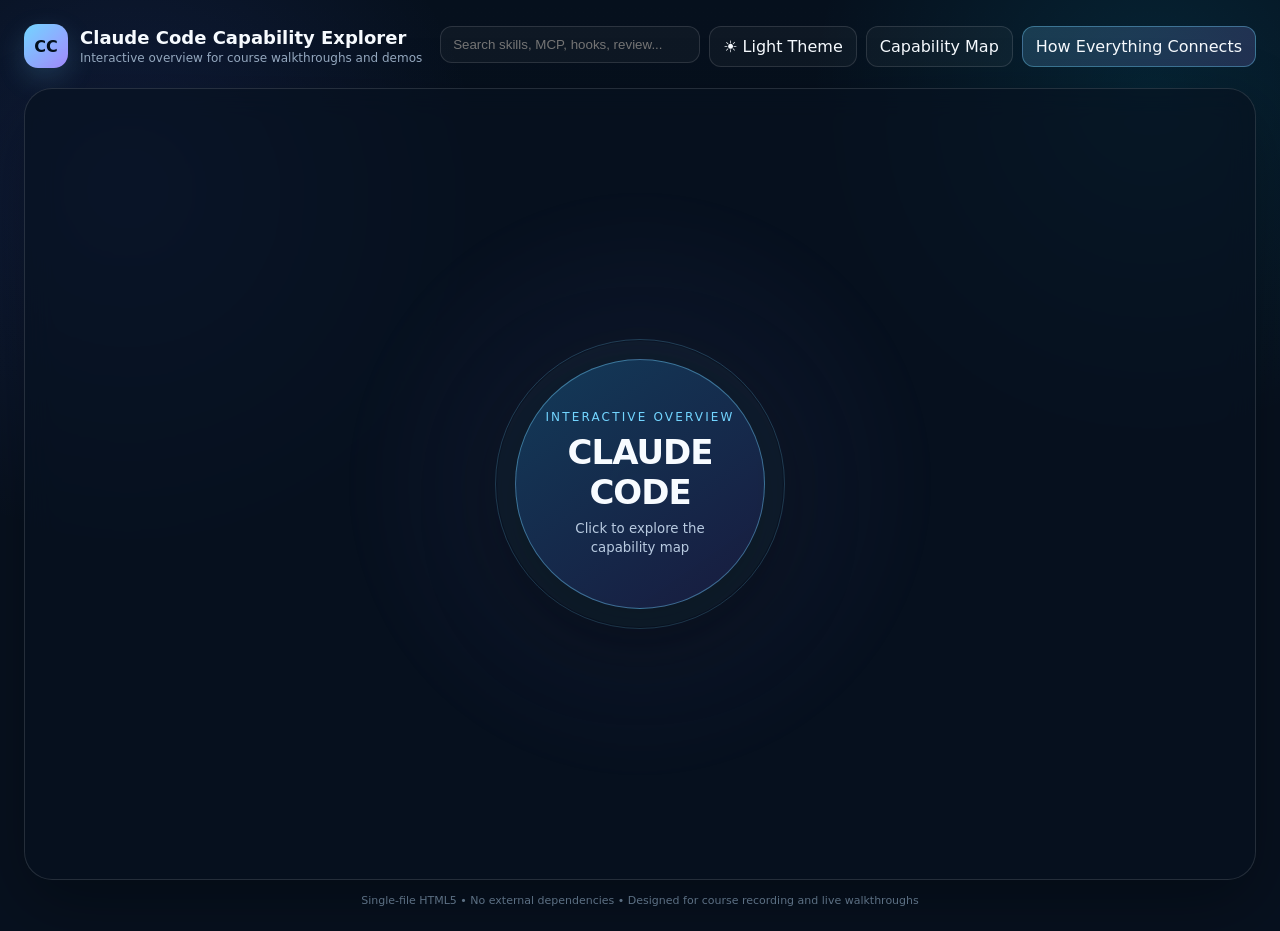
<file: claude_code_interactive_overview_v2(1).html>
<!DOCTYPE html>
<html lang="en">
<head>
<meta charset="UTF-8" />
<meta name="viewport" content="width=device-width, initial-scale=1.0" />
<title>Claude Code Interactive Capability Explorer</title>
<style>
  :root{
    --bg:#07111f;
    --panel:#0d1b2f;
    --panel2:#102640;
    --text:#f7fbff;
    --muted:#97abc2;
    --line:rgba(255,255,255,.12);
    --accent:#72d5ff;
    --accent2:#a58bff;
    --good:#8ff0c6;
    --warn:#ffd479;
    --danger:#ff9d9d;
    --shadow:0 24px 70px rgba(0,0,0,.32);
    --surface:rgba(7,17,31,.66);
    --surface-strong:#091725;
    --node1:#10233a;
    --node2:#0d1b2f;
    --codebg:#06101d;
    --diagramText:#d9edff;
  }
  body.light{
    --bg:#eef4fb;
    --panel:#ffffff;
    --panel2:#f3f7fc;
    --text:#132238;
    --muted:#5f7186;
    --line:rgba(19,34,56,.13);
    --accent:#0b78d0;
    --accent2:#6c5ce7;
    --good:#0c9b6a;
    --warn:#b7791f;
    --danger:#c33a3a;
    --shadow:0 24px 70px rgba(49,79,114,.16);
    --surface:rgba(255,255,255,.82);
    --surface-strong:#ffffff;
    --node1:#ffffff;
    --node2:#eef5fb;
    --codebg:#f2f6fb;
    --diagramText:#17324e;
  }
  *{box-sizing:border-box}
  html,body{margin:0;min-height:100%;font-family:Inter,ui-sans-serif,system-ui,-apple-system,BlinkMacSystemFont,"Segoe UI",sans-serif;color:var(--text);}
  body{
    background:
      radial-gradient(circle at 10% 20%, rgba(83,111,255,.13), transparent 26%),
      radial-gradient(circle at 90% 10%, rgba(0,210,255,.10), transparent 24%),
      linear-gradient(180deg,#06101d,#07111f 42%,#07111f);
  }
  body.light{
    background:
      radial-gradient(circle at 10% 20%, rgba(11,120,208,.10), transparent 25%),
      radial-gradient(circle at 90% 10%, rgba(108,92,231,.08), transparent 24%),
      linear-gradient(180deg,#f7fbff,#eef4fb 45%,#edf3f9);
  }
  body{overflow-x:hidden}
  button{font:inherit}
  .app{min-height:100vh;padding:24px}
  .topbar{
    display:flex;align-items:center;justify-content:space-between;gap:16px;max-width:1500px;margin:0 auto 20px;
  }
  .brand{display:flex;align-items:center;gap:12px}
  .brandMark{
    width:44px;height:44px;border-radius:14px;display:grid;place-items:center;font-weight:900;
    background:linear-gradient(135deg,var(--accent),var(--accent2));color:#04101d;box-shadow:0 10px 28px rgba(114,213,255,.18)
  }
  .brand h1{font-size:18px;margin:0 0 3px}
  .brand p{margin:0;color:var(--muted);font-size:12px}
  .toolbar{display:flex;gap:9px;flex-wrap:wrap;justify-content:flex-end}
  .btn{
    border:1px solid var(--line);background:rgba(255,255,255,.035);color:var(--text);
    padding:10px 13px;border-radius:12px;cursor:pointer;transition:.2s ease;box-shadow:none
  }
  .btn:hover{transform:translateY(-1px);background:rgba(255,255,255,.075);border-color:rgba(114,213,255,.4)}
  .btn.primary{background:linear-gradient(135deg,rgba(114,213,255,.18),rgba(165,139,255,.18));border-color:rgba(114,213,255,.38)}
  .btn.active{outline:2px solid rgba(114,213,255,.42)}
  .shell{
    max-width:1500px;margin:0 auto;border:1px solid var(--line);border-radius:28px;background:var(--surface);
    backdrop-filter:blur(14px);box-shadow:var(--shadow);overflow:hidden;min-height:790px;position:relative
  }
  .landing{
    min-height:790px;display:flex;align-items:center;justify-content:center;position:relative;
  }
  .landing:before{
    content:"";position:absolute;width:620px;height:620px;border-radius:50%;
    background:radial-gradient(circle,rgba(114,213,255,.10),rgba(165,139,255,.04) 35%,transparent 68%);
    filter:blur(8px)
  }
  .centerHub{
    width:250px;height:250px;border-radius:50%;border:1px solid rgba(114,213,255,.42);
    display:flex;flex-direction:column;align-items:center;justify-content:center;text-align:center;gap:8px;
    background:linear-gradient(145deg,rgba(20,62,94,.92),rgba(25,27,64,.95));
    box-shadow:0 0 0 18px rgba(114,213,255,.035),0 22px 90px rgba(0,0,0,.45);
    cursor:pointer;position:relative;z-index:3;transition:.35s ease;
  }
  .centerHub:hover{transform:scale(1.035)}
  .centerHub .eyebrow{font-size:12px;letter-spacing:.18em;text-transform:uppercase;color:var(--accent)}
  .centerHub strong{font-size:34px;letter-spacing:-.03em}
  .centerHub small{max-width:175px;color:#b8cae0;line-height:1.4}
  .pulse{
    position:absolute;width:290px;height:290px;border-radius:50%;border:1px solid rgba(114,213,255,.24);
    animation:pulse 2.6s infinite;z-index:1
  }
  @keyframes pulse{0%{transform:scale(.85);opacity:.9}100%{transform:scale(1.25);opacity:0}}
  .mapView{display:none;min-height:790px;position:relative}
  .mapView.visible{display:block}
  .radial{
    width:100%;min-height:790px;position:relative;overflow:hidden;
  }
  .radial .centerHub{position:absolute;left:50%;top:50%;transform:translate(-50%,-50%);width:210px;height:210px}
  .radial .centerHub:hover{transform:translate(-50%,-50%) scale(1.03)}
  .node{
    position:absolute;width:132px;height:132px;border-radius:50%;display:flex;align-items:center;justify-content:center;
    text-align:center;padding:16px;border:1px solid var(--line);background:linear-gradient(145deg,var(--node1),var(--node2));
    color:var(--text);cursor:pointer;transition:border-color .24s ease, box-shadow .24s ease, filter .24s ease;
    box-shadow:0 14px 35px rgba(0,0,0,.26);font-weight:700;line-height:1.18;
    transform:translate(-50%,-50%);
  }
  .node:hover{filter:brightness(1.07);border-color:rgba(114,213,255,.65);box-shadow:0 18px 50px rgba(0,0,0,.34),0 0 0 7px rgba(114,213,255,.04)}
  .node small{display:block;font-size:10px;color:var(--muted);font-weight:500;margin-top:5px}
  .node.active{outline:3px solid rgba(114,213,255,.35);border-color:var(--accent)}
  .linkLine{position:absolute;height:1px;background:linear-gradient(90deg,transparent,rgba(114,213,255,.2),transparent);transform-origin:left center;pointer-events:none}
  .detailLayout{display:none;grid-template-columns:330px 1fr;min-height:790px}
  .detailLayout.visible{display:grid}
  .miniMap{
    border-right:1px solid var(--line);padding:24px;background:linear-gradient(180deg,rgba(12,30,50,.92),rgba(7,17,31,.75));
    position:relative
  }
  .miniMap h3{margin:0 0 5px;font-size:14px}
  .miniMap p{margin:0;color:var(--muted);font-size:12px}
  .miniNodes{display:grid;grid-template-columns:repeat(2,1fr);gap:9px;margin-top:22px}
  .miniNode{
    border:1px solid var(--line);border-radius:14px;background:rgba(255,255,255,.035);padding:12px 10px;min-height:66px;
    color:#dce8f6;cursor:pointer;text-align:left;font-size:12px;transition:.2s ease
  }
  .miniNode:hover{border-color:rgba(114,213,255,.45);background:rgba(114,213,255,.06)}
  .miniNode.active{border-color:var(--accent);background:linear-gradient(135deg,rgba(114,213,255,.13),rgba(165,139,255,.10))}
  .miniNode span{display:block;color:var(--muted);font-size:10px;margin-top:4px}
  .backBtn{margin-top:18px;width:100%}
  .content{
    padding:34px 38px 42px;min-width:0
  }
  .topicHeader{display:flex;align-items:flex-start;justify-content:space-between;gap:20px;margin-bottom:22px}
  .topicHeader .kicker{color:var(--accent);text-transform:uppercase;letter-spacing:.18em;font-size:11px;font-weight:800}
  .topicHeader h2{font-size:34px;margin:7px 0 8px;letter-spacing:-.03em}
  .topicHeader p{margin:0;color:var(--muted);font-size:15px;max-width:850px;line-height:1.6}
  .badge{
    padding:8px 11px;border-radius:999px;border:1px solid var(--line);font-size:11px;color:#d9e9f9;
    background:rgba(255,255,255,.035);white-space:nowrap
  }
  .triple{
    display:grid;grid-template-columns:repeat(3,1fr);gap:12px;margin:18px 0 24px
  }
  .infoBox{border:1px solid var(--line);border-radius:18px;padding:16px;background:rgba(255,255,255,.028)}
  .infoBox label{display:block;color:var(--accent);font-size:10px;letter-spacing:.16em;text-transform:uppercase;font-weight:900;margin-bottom:7px}
  .infoBox strong{font-size:14px;line-height:1.45}
  .sectionTitle{font-size:13px;letter-spacing:.14em;text-transform:uppercase;color:#aac0d7;margin:28px 0 12px}
  .cards{display:grid;grid-template-columns:repeat(3,minmax(0,1fr));gap:12px}
  .card{
    border:1px solid var(--line);border-radius:16px;background:linear-gradient(180deg,rgba(255,255,255,.04),rgba(255,255,255,.018));
    padding:15px;cursor:pointer;transition:.2s ease;min-height:116px;position:relative;overflow:hidden
  }
  .card:after{
    content:"→";position:absolute;right:12px;top:11px;color:rgba(255,255,255,.24);font-size:17px
  }
  .card:hover{transform:translateY(-2px);border-color:rgba(114,213,255,.45);background:linear-gradient(180deg,rgba(114,213,255,.07),rgba(255,255,255,.022))}
  .card h4{margin:0 26px 7px 0;font-size:14px}
  .card p{margin:0;color:var(--muted);font-size:12px;line-height:1.48}
  .card .type{
    display:inline-flex;margin-top:11px;font-size:9px;text-transform:uppercase;letter-spacing:.12em;padding:5px 7px;border-radius:999px;border:1px solid var(--line);color:#bfd2e5
  }
  .teachingStrip{
    margin-top:28px;border:1px solid rgba(114,213,255,.28);border-radius:18px;padding:16px;
    background:linear-gradient(135deg,rgba(114,213,255,.08),rgba(165,139,255,.06))
  }
  .teachingStrip strong{display:block;font-size:12px;color:var(--accent);margin-bottom:7px;letter-spacing:.12em;text-transform:uppercase}
  .teachingStrip p{margin:0;color:#dce7f4;line-height:1.55;font-size:13px}
  .demoPanel{
    position:fixed;right:24px;bottom:24px;width:min(540px,calc(100vw - 48px));max-height:76vh;overflow:auto;z-index:40;
    border:1px solid rgba(114,213,255,.36);border-radius:22px;background:color-mix(in srgb, var(--surface-strong) 96%, transparent);box-shadow:0 30px 90px rgba(0,0,0,.55);
    padding:20px;display:none
  }
  .demoPanel.visible{display:block;animation:pop .18s ease}
  @keyframes pop{from{transform:translateY(10px);opacity:0}to{transform:none;opacity:1}}
  .demoHead{display:flex;justify-content:space-between;gap:16px;align-items:flex-start}
  .demoHead h3{margin:4px 0 0;font-size:20px}
  .close{border:0;background:transparent;color:var(--muted);font-size:24px;cursor:pointer}
  .steps{display:grid;gap:10px;margin-top:16px}
  .step{border:1px solid var(--line);border-radius:14px;padding:12px;background:rgba(255,255,255,.025)}
  .step label{display:block;color:var(--accent);font-size:9px;text-transform:uppercase;letter-spacing:.14em;font-weight:900;margin-bottom:4px}
  .step p{margin:0;font-size:13px;line-height:1.5;color:#e5eef8}
  .step code{display:block;background:var(--codebg);border:1px solid rgba(255,255,255,.08);padding:9px;border-radius:9px;overflow:auto;margin-top:7px;color:#c5f2ff}
  .connectView{
    display:none;padding:34px;min-height:790px
  }
  .connectView.visible{display:block}
  .connectGrid{
    display:grid;grid-template-columns:1fr 1fr;gap:24px;align-items:start;margin-top:24px
  }
  .diagram{
    border:1px solid var(--line);border-radius:24px;background:rgba(255,255,255,.025);padding:28px;min-height:550px;display:grid;place-items:center
  }
  .diagram pre{margin:0;color:var(--diagramText);font-size:15px;line-height:1.55;white-space:pre-wrap;font-family:"SFMono-Regular",Consolas,monospace}
  .legend{display:grid;gap:10px}
  .legendItem{border:1px solid var(--line);border-radius:16px;padding:15px;background:rgba(255,255,255,.025)}
  .legendItem strong{display:block;margin-bottom:5px}
  .legendItem p{margin:0;color:var(--muted);font-size:13px;line-height:1.5}
  .searchWrap{position:relative}
  .search{
    width:260px;max-width:42vw;border:1px solid var(--line);background:rgba(255,255,255,.035);color:var(--text);
    border-radius:12px;padding:10px 12px;outline:none
  }
  .search:focus{border-color:rgba(114,213,255,.55)}
  .searchResults{
    position:absolute;right:0;top:46px;width:360px;max-width:75vw;background:var(--surface-strong);border:1px solid var(--line);border-radius:16px;
    box-shadow:var(--shadow);padding:8px;display:none;z-index:50;max-height:420px;overflow:auto
  }
  .searchResults.visible{display:block}
  .result{padding:10px;border-radius:10px;cursor:pointer}
  .result:hover{background:rgba(114,213,255,.07)}
  .result strong{display:block;font-size:12px}
  .result span{display:block;color:var(--muted);font-size:10px;margin-top:3px}
  .footerNote{max-width:1500px;margin:14px auto 0;text-align:center;color:#6f879f;font-size:11px}
  @media(max-width:1100px){
    .cards{grid-template-columns:repeat(2,1fr)}
    .detailLayout{grid-template-columns:280px 1fr}
    .node{width:112px;height:112px;font-size:13px}
    .radial .centerHub{width:190px;height:190px}

  }
  @media(max-width:820px){
    .app{padding:12px}
    .topbar{align-items:flex-start}
    .toolbar{width:100%}
    .search{width:100%;max-width:none}
    .searchWrap{flex:1;min-width:180px}
    .detailLayout.visible{display:block}
    .miniMap{border-right:0;border-bottom:1px solid var(--line)}
    .miniNodes{grid-template-columns:repeat(3,1fr)}
    .content{padding:24px 18px 34px}
    .triple{grid-template-columns:1fr}
    .cards{grid-template-columns:1fr}
    .connectGrid{grid-template-columns:1fr}
    .radial{display:grid;grid-template-columns:repeat(2,1fr);gap:12px;padding:170px 16px 24px;min-height:auto}
    .radial .centerHub{top:20px;left:50%;transform:translateX(-50%);width:140px;height:140px}
    .radial .centerHub strong{font-size:22px}
    .radial .node{position:relative!important;left:auto!important;top:auto!important;transform:none!important;width:100%;height:104px;border-radius:18px}
    .linkLine{display:none}
  }

  body.light .brandMark{color:#ffffff}
  body.light .centerHub{
    background:linear-gradient(145deg,#ffffff,#eef6ff);
    color:var(--text);
    box-shadow:0 0 0 18px rgba(11,120,208,.035),0 22px 70px rgba(49,79,114,.16);
  }
  body.light .centerHub small{color:#61758b}
  body.light .miniMap{
    background:linear-gradient(180deg,rgba(255,255,255,.96),rgba(243,247,252,.92));
  }
  body.light .btn,
  body.light .miniNode,
  body.light .infoBox,
  body.light .card,
  body.light .legendItem,
  body.light .diagram{
    background:rgba(255,255,255,.72);
  }
  body.light .card:hover{
    background:linear-gradient(180deg,rgba(11,120,208,.07),rgba(255,255,255,.9));
  }
  body.light .step{background:rgba(245,249,253,.96)}
  body.light .step p{color:#26394e}
  body.light .search{background:#ffffff}
  body.light .result:hover{background:rgba(11,120,208,.07)}
  body.light .teachingStrip{
    background:linear-gradient(135deg,rgba(11,120,208,.07),rgba(108,92,231,.05));
  }

</style>
</head>
<body>
<div class="app">
  <div class="topbar">
    <div class="brand">
      <div class="brandMark">CC</div>
      <div>
        <h1>Claude Code Capability Explorer</h1>
        <p>Interactive overview for course walkthroughs and demos</p>
      </div>
    </div>
    <div class="toolbar">
      <div class="searchWrap">
        <input id="search" class="search" placeholder="Search skills, MCP, hooks, review..." />
        <div id="searchResults" class="searchResults"></div>
      </div>
      <button class="btn" id="themeBtn" aria-label="Toggle light and dark theme">☀ Light Theme</button>
      <button class="btn" id="mapBtn">Capability Map</button>
      <button class="btn primary" id="connectBtn">How Everything Connects</button>
    </div>
  </div>

  <main class="shell">
    <section id="landing" class="landing">
      <div class="pulse"></div>
      <div class="centerHub" id="launchHub">
        <div class="eyebrow">Interactive Overview</div>
        <strong>CLAUDE CODE</strong>
        <small>Click to explore the capability map</small>
      </div>
    </section>

    <section id="mapView" class="mapView">
      <div id="radial" class="radial">
        <div style="position:absolute;left:50%;top:26px;transform:translateX(-50%);text-align:center;z-index:2;pointer-events:none">
          <div style="font-size:11px;letter-spacing:.16em;text-transform:uppercase;color:var(--accent);font-weight:800">Capability Map</div>
          <div style="font-size:12px;color:var(--muted);margin-top:5px">11 core capabilities • click any circle to explore</div>
        </div>
        <div class="centerHub" id="centerMapHub">
          <div class="eyebrow">Core</div>
          <strong>CLAUDE CODE</strong>
          <small>Agentic coding • context • tools • automation</small>
        </div>
      </div>
    </section>

    <section id="detailLayout" class="detailLayout">
      <aside class="miniMap">
        <h3>Claude Code</h3>
        <p>Choose any capability to explore.</p>
        <div id="miniNodes" class="miniNodes"></div>
        <button id="backToMap" class="btn backBtn">← Back to Capability Map</button>
      </aside>
      <div class="content">
        <div id="topic"></div>
      </div>
    </section>

    <section id="connectView" class="connectView">
      <div class="topicHeader">
        <div>
          <div class="kicker">System View</div>
          <h2>How Everything Connects</h2>
          <p>Use this as the “mental model” slide before deep-diving into individual Claude Code capabilities.</p>
        </div>
        <span class="badge">Architecture View</span>
      </div>
      <div class="connectGrid">
        <div class="diagram">
<pre>
                        CLAUDE.md
                           │
                         RULES
                           │
                           ▼
USER ───────────────→ CLAUDE CODE ───────────────→ RESULT
                           │
             ┌─────────────┼─────────────┐
             ▼             ▼             ▼
           SKILL       SUBAGENT          MCP
             │             │             │
             │         WORKTREE          │
             │             │             │
             └─────────────┼─────────────┘
                           ▼
                          HOOK
                           │
                           ▼
                      RUN / VERIFY
                           │
                           ▼
                         REVIEW
                           │
                           ▼
                        DELIVERY
</pre>
        </div>
        <div class="legend">
          <div class="legendItem"><strong>Instructions</strong><p>CLAUDE.md and Rules tell Claude what to know about your project and how to behave.</p></div>
          <div class="legendItem"><strong>Skills</strong><p>Reusable procedures for repeatable tasks and workflows.</p></div>
          <div class="legendItem"><strong>Subagents</strong><p>Specialized workers with their own context, tools, model settings and responsibilities.</p></div>
          <div class="legendItem"><strong>MCP</strong><p>Connects Claude Code to external tools, data sources and services.</p></div>
          <div class="legendItem"><strong>Hooks</strong><p>Event-driven enforcement and deterministic automation around Claude actions.</p></div>
          <div class="legendItem"><strong>Worktrees & Review</strong><p>Isolate concurrent code changes and add structured verification before merge.</p></div>
          <div class="legendItem"><strong>Workflows</strong><p>Connect planning, skills, agents, tools, verification, review and delivery into an end-to-end engineering process.</p></div>
        </div>
      </div>
    </section>
  </main>

  <div class="footerNote">Single-file HTML5 • No external dependencies • Designed for course recording and live walkthroughs</div>
</div>

<div id="demoPanel" class="demoPanel">
  <div class="demoHead">
    <div>
      <div id="demoKicker" class="kicker" style="color:var(--accent);font-size:10px;letter-spacing:.16em;text-transform:uppercase;font-weight:800"></div>
      <h3 id="demoTitle"></h3>
    </div>
    <button id="closeDemo" class="close">×</button>
  </div>
  <div id="demoSteps" class="steps"></div>
</div>

<script>
const topics = [
  {
    id:"commands", title:"Commands & Modes", short:"Operate Claude Code", level:"Beginner",
    intro:"Learn how to control Claude Code before extending it.",
    what:"The operating controls for starting, inspecting and steering a Claude Code session.",
    why:"Beginners need a predictable way to move between exploration, planning, execution and recovery.",
    remember:"Start simple: launch → inspect → plan → execute → verify → resume.",
    teaching:"Prompting is only one part of Claude Code. The first skill is learning how to control the session itself.",
    cards:[
      ["Start Claude","Launch Claude Code inside a repository and establish working context.","Understand","Goal: open a repository and begin a coding session."],
      ["/help","Discover the commands and capabilities available in the current environment.","Use","Goal: inspect built-in commands and identify the controls you will use in the course."],
      ["Plan Mode","Explore the repository and form a plan before changing code.","Use","Goal: ask Claude to understand the codebase and produce a change plan without editing files."],
      ["Execution Mode","Move from analysis to implementation when you are ready.","Use","Goal: allow Claude to implement the approved change."],
      ["Model / Effort","Choose an appropriate model and effort level for the task.","Configure","Goal: compare fast exploration with higher-effort reasoning for a harder change."],
      ["/status","Inspect the current Claude Code state and environment.","Verify","Goal: confirm repository/session state before making changes."],
      ["/doctor","Diagnose setup, environment or dependency problems.","Verify","Goal: check the environment when Claude Code behaves unexpectedly."],
      ["/context","Inspect how context is being consumed.","Verify","Goal: see what is contributing to the session context."],
      ["/compact","Reduce context while preserving the important state of the task.","Use","Goal: compact a long session before continuing."],
      ["Resume Session","Continue work from a prior Claude Code session.","Demo","Goal: exit a session and resume it later without rebuilding context manually."],
      ["Rewind / Recover","Recover when a session heads in the wrong direction.","Demo","Goal: undo or redirect a poor path safely."],
      ["Commands → Skills","Understand why repeatable custom procedures belong in Skills rather than ad-hoc commands.","Understand","Goal: convert a repeated manual sequence into a reusable Skill."]
    ]
  },
  {
    id:"instructions", title:"Instructions, Rules & Memory", short:"Persistent guidance", level:"Beginner",
    intro:"Tell Claude how your project works and what should remain true across sessions.",
    what:"Persistent guidance mechanisms: CLAUDE.md, Rules, memory and scoped instructions.",
    why:"Without project guidance, the agent repeatedly relearns architecture, conventions and constraints.",
    remember:"Prompt = current task. CLAUDE.md/Rules = persistent guidance. Skill = reusable procedure.",
    teaching:"Keep persistent knowledge small and deliberate. Procedures belong in Skills; enforcement belongs in Hooks.",
    cards:[
      ["CLAUDE.md","Store project-level guidance, conventions and architecture constraints.","Understand","Goal: create or inspect CLAUDE.md and identify what belongs there."],
      ["Create CLAUDE.md","Bootstrap a useful project instruction file instead of starting from a blank page.","Demo","Goal: generate initial repository guidance and refine it."],
      ["Project Instructions","Define rules that should apply specifically to this repository.","Configure","Goal: add repository conventions and test whether Claude follows them."],
      ["User Instructions","Apply personal defaults across projects without committing them to the repository.","Configure","Goal: separate personal preferences from shared project rules."],
      ["Nested Instructions","Apply more specific guidance to selected folders or parts of the repository.","Configure","Goal: give backend and frontend areas different local guidance."],
      ["Rules","Break persistent instructions into modular, focused rule files.","Understand","Goal: move a long monolithic instruction into maintainable rules."],
      ["Imports","Reuse instruction material rather than duplicating it.","Configure","Goal: share common guidance across related contexts."],
      ["Auto Memory","Allow useful project knowledge to persist across sessions where supported.","Understand","Goal: inspect what persistent memory is retaining and decide what should remain."],
      ["Edit Memory","Correct or remove stale assumptions that have accumulated.","Verify","Goal: review a remembered fact and update it when the project changes."],
      ["Output Styles","Control response and working style separately from project knowledge.","Configure","Goal: switch to a more concise or instructional output style."],
      ["AGENTS.md Compatibility","Understand shared repository guidance when multiple coding agents are used.","Understand","Goal: distinguish CLAUDE.md-specific guidance from agent-neutral repository instructions."],
      ["Instruction Precedence","Understand what wins when multiple instruction sources overlap.","Verify","Goal: create a deliberate conflict and observe which instruction applies."],
      ["Keep It Lean","Avoid turning CLAUDE.md into an unmaintainable procedure manual.","Verify","Goal: identify content that should move to a Skill or Hook."]
    ]
  },
  {
    id:"context", title:"Context & Sessions", short:"What Claude knows", level:"Beginner",
    intro:"Understand what Claude currently knows, what consumes context, and how sessions remain usable over time.",
    what:"The working information Claude can see during a task: prompts, files, tool results, instructions and conversation.",
    why:"Poor context management creates cost, drift and missed constraints even when the model is capable.",
    remember:"More context is not automatically better context.",
    teaching:"A strong operator manages context intentionally instead of treating the conversation as infinite memory.",
    cards:[
      ["Context Window","Understand the bounded working memory available to the active session.","Understand","Goal: explain why very long sessions eventually require compaction."],
      ["What Enters Context","Identify prompts, instructions, files and tool results that consume context.","Understand","Goal: inspect a session and list the main context contributors."],
      ["Context Inspection","See what is occupying the context window before it becomes a problem.","Verify","Goal: use context inspection during a real repository task."],
      ["Context Cost","Connect context size to latency and model usage.","Understand","Goal: compare a focused task with an overloaded session."],
      ["Compaction","Summarize the important state and continue with a smaller context footprint.","Demo","Goal: compact after a long debug loop and continue successfully."],
      ["Automatic Compaction","Understand what happens when the system compacts context automatically.","Understand","Goal: recognize the difference between manual and automatic compaction."],
      ["Session History","Use previous sessions as a navigable work history.","Use","Goal: locate a previous session for a repository."],
      ["Resume Session","Continue an interrupted task without reconstructing everything manually.","Demo","Goal: resume a session and verify the retained state."],
      ["Fork / Branch Session","Explore an alternate path without losing the original line of work where supported.","Advanced","Goal: compare two solution directions from the same starting context."],
      ["Background Sessions","Understand how longer-running work changes session management.","Advanced","Goal: start long work, then inspect status/results separately."],
      ["Context Hygiene","Keep only the information that helps the current decision.","Verify","Goal: identify irrelevant artifacts and reduce noise."],
      ["What Not To Load","Avoid dumping large logs, generated files and unnecessary documentation into every session.","Verify","Goal: design a lightweight context strategy for a medium repository."]
    ]
  },
  {
    id:"permissions", title:"Permissions, Settings & Safety", short:"Control authority", level:"Beginner",
    intro:"Define what Claude can do, when it must ask, and how the environment stays controlled.",
    what:"Configuration, approval and execution boundaries around tools, files, shell commands and external access.",
    why:"Coding agents act on systems. Authority must be designed, not assumed.",
    remember:"Allow what is routine. Ask for consequential actions. Deny what should never happen.",
    teaching:"Agentic coding is delegated authority. Permissions are part of architecture, not just convenience.",
    cards:[
      ["settings.json","Understand the main Claude Code settings surface.","Configure","Goal: open settings and identify project, user and local controls."],
      ["User Settings","Apply defaults across multiple repositories.","Configure","Goal: create one preference that follows you across projects."],
      ["Project Settings","Commit shared settings that should apply to the repository team.","Configure","Goal: add a project-level control and verify it is shared."],
      ["Local Settings","Keep machine-specific or personal project settings out of version control.","Configure","Goal: add a local-only setting for the current machine."],
      ["Settings Precedence","Understand which configuration wins when scopes overlap.","Verify","Goal: deliberately override a user setting at project level."],
      ["Allow","Pre-approve low-risk actions that should run without repeated interruption.","Configure","Goal: allow a safe command pattern and test it."],
      ["Ask","Require confirmation before higher-impact actions.","Configure","Goal: make a command require human approval."],
      ["Deny","Block actions that should not be available to the agent.","Configure","Goal: deny a risky command or path."],
      ["Tool Restrictions","Limit which tools or actions a workflow can invoke.","Configure","Goal: narrow a task to only the tools it needs."],
      ["Sandbox","Understand isolated execution and its limits.","Understand","Goal: compare sandboxed execution with unrestricted local authority."],
      ["Network Controls","Restrict outbound access for sensitive work.","Configure","Goal: identify which workflow actually requires network access."],
      ["Workspace Trust","Decide whether project-provided executable configuration should be trusted.","Understand","Goal: explain the risk of opening an unfamiliar repository."],
      ["Dangerous Operations","Identify delete, rewrite, deploy and credential-impacting actions.","Verify","Goal: mark actions that should never be silently auto-approved."],
      ["Secrets","Keep credentials out of prompts, source files and committed settings.","Verify","Goal: design a safer authentication path for a tool integration."]
    ]
  },
  {
    id:"skills", title:"Skills", short:"Reusable workflows", level:"Intermediate",
    intro:"Turn repeatable procedures into reusable specialist workflows.",
    what:"Structured reusable instructions, references and scripts that Claude can invoke for a specific kind of work.",
    why:"Skills reduce repeated prompting and standardize how important tasks are performed.",
    remember:"Skill = reusable procedure. CLAUDE.md = persistent guidance. MCP = external capability.",
    teaching:"A good Skill packages the procedure; it does not become a dumping ground for all project knowledge.",
    cards:[
      ["What Is a Skill?","Build the mental model before creating one.","Understand","Goal: explain when a repeated prompt should become a Skill."],
      ["Skill vs Prompt","Choose between one-off instruction and reusable capability.","Understand","Goal: classify several tasks as prompt or Skill."],
      ["Skill vs CLAUDE.md","Separate workflow procedure from persistent project guidance.","Understand","Goal: refactor a procedural CLAUDE.md section into a Skill."],
      ["Skill Structure","Understand the folder and supporting resources around a Skill.","Understand","Goal: inspect a complete Skill directory."],
      ["SKILL.md","Define the central instructions and metadata for the Skill.","Configure","Goal: write a minimal valid SKILL.md."],
      ["Frontmatter","Use name, description and behavior metadata carefully.","Configure","Goal: improve a weak Skill description so invocation is more precise."],
      ["Create Skill","Build a Skill manually from scratch.","Demo","Goal: create a repository-aware code review Skill."],
      ["Skill Creator","Use a guided creation workflow where available.","Demo","Goal: generate an initial Skill and then refine it."],
      ["Auto Invocation","Let Claude select a Skill when the task matches its description.","Use","Goal: ask naturally and see whether the correct Skill triggers."],
      ["Manual Invocation","Call a Skill explicitly when you want deterministic selection.","Use","Goal: invoke the Skill by name and compare behavior."],
      ["Arguments","Parameterize a Skill instead of cloning multiple near-identical versions.","Configure","Goal: pass target module or severity as an argument."],
      ["Supporting Files","Add checklists, templates and references without bloating SKILL.md.","Configure","Goal: move a long review checklist into a supporting file."],
      ["Scripts","Use deterministic scripts for repeatable mechanical work.","Demo","Goal: call a helper script from the Skill workflow."],
      ["Dynamic Context","Bring relevant live information into the workflow when needed.","Advanced","Goal: enrich a Skill with current repository or tool state."],
      ["Skill Scope","Decide whether the Skill is personal, project-scoped or packaged.","Configure","Goal: place a Skill at the correct scope."],
      ["Update Skill","Evolve the workflow when standards change.","Demo","Goal: modify an existing Skill without breaking the core contract."],
      ["Test Skill","Verify triggering, procedure and final result.","Verify","Goal: run normal, edge and negative cases."],
      ["Skill Evals","Evaluate Skills systematically rather than relying on one good demo.","Advanced","Goal: define repeatable cases for Skill quality."],
      ["Skill + Subagent","Run a Skill inside a specialized worker context.","Advanced","Goal: create a review agent that uses a review Skill."],
      ["Skill + MCP","Combine a reusable procedure with external tools/data.","Advanced","Goal: build a Skill that retrieves information through MCP."],
      ["Share Skill","Distribute a useful workflow to a team or package.","Demo","Goal: move a tested Skill into a reusable shared location."],
      ["Best Practices","Keep Skills focused, discoverable and testable.","Verify","Goal: review a bad Skill and identify overloading or ambiguity."]
    ]
  },
  {
    id:"agents", title:"Subagents & Agent Teams", short:"Delegate work", level:"Intermediate",
    intro:"Delegate isolated or specialized work and coordinate multiple workers when the task benefits from parallelism.",
    what:"Independent workers with their own context, instructions, tools and responsibility boundaries.",
    why:"Large tasks become easier to control when research, implementation, testing and review are separated.",
    remember:"Use agents for isolation and specialization—not just because multiple agents look impressive.",
    teaching:"Start with one strong agent. Add more only when parallelism or context separation creates real value.",
    cards:[
      ["What Is a Subagent?","Understand isolated delegation and specialized context.","Understand","Goal: explain why a subagent differs from continuing the main conversation."],
      ["Why Delegate?","Use delegation for specialization, context isolation or parallel work.","Understand","Goal: decide whether a task needs a subagent at all."],
      ["Create Subagent","Define a specialized worker with a clear responsibility.","Demo","Goal: create a testing subagent."],
      ["Agent File Anatomy","Understand description, instructions, tools and execution settings.","Understand","Goal: inspect a complete agent definition."],
      ["Description","Make the agent easy for Claude to choose correctly.","Configure","Goal: rewrite an ambiguous agent description."],
      ["System Instructions","Define the worker's role, method and constraints.","Configure","Goal: build a focused reviewer instruction set."],
      ["Tool Allowlist","Give the worker only the tools required for its job.","Configure","Goal: create a read-only reviewer."],
      ["Disallowed Tools","Prevent an agent from taking actions outside its role.","Configure","Goal: block a review agent from editing files."],
      ["Model Selection","Match model capability and cost to the worker's responsibility.","Configure","Goal: use different models for exploration and high-stakes review."],
      ["Effort","Adjust reasoning effort for specialist tasks.","Configure","Goal: compare normal vs high-effort review."],
      ["Permission Mode","Control how much authority the subagent receives.","Configure","Goal: restrict an agent to safe operations."],
      ["Max Turns","Bound long-running workers.","Configure","Goal: prevent a runaway exploration loop."],
      ["Skills Inside Agent","Give the worker a reusable procedure.","Advanced","Goal: attach a testing Skill to the testing agent."],
      ["MCP Inside Agent","Give the worker external capabilities where needed.","Advanced","Goal: connect a documentation MCP only to the research agent."],
      ["Hooks Inside Agent","Apply agent-specific event-driven controls.","Advanced","Goal: enforce validation before the agent returns a result."],
      ["Persistent Agent Memory","Retain useful specialist knowledge where supported.","Advanced","Goal: preserve domain knowledge without polluting the parent session."],
      ["Background Execution","Run independent work without blocking the main interaction.","Advanced","Goal: start a longer test analysis and continue other work."],
      ["Worktree Isolation","Give code-writing agents separate working directories.","Advanced","Goal: run two code changes without file collisions."],
      ["Parallel Subagents","Fan work out across independent workers.","Demo","Goal: run code, test and review workers in parallel."],
      ["When Not To Use Agents","Avoid coordination overhead for small or tightly coupled tasks.","Verify","Goal: simplify an over-engineered multi-agent workflow."],
      ["Agent Teams","Coordinate multiple collaborating agents through a lead.","Advanced","Goal: model frontend, backend and test agents under one team lead."],
      ["Shared Tasks","Break a larger objective into visible coordinated work.","Advanced","Goal: create a team task board for a feature."],
      ["Agent Communication","Understand how teammates coordinate and exchange results.","Advanced","Goal: let one worker hand a discovered constraint to another."],
      ["Result Synthesis","Have a lead or parent process reconcile worker outputs.","Advanced","Goal: synthesize conflicting recommendations into one implementation plan."]
    ]
  },
  {
    id:"mcp", title:"MCP", short:"External tools & data", level:"Intermediate",
    intro:"Connect Claude Code to external tools, data and services.",
    what:"A standard protocol that lets Claude Code discover and call capabilities outside the local repository.",
    why:"MCP turns Claude from a repository-only agent into a tool-using engineering assistant.",
    remember:"MCP = capability. Skill = workflow. Combine them when a workflow needs external tools.",
    teaching:"Treat every MCP server as a trust boundary. Verify what tools it exposes and what actions they can take.",
    cards:[
      ["What Is MCP?","Understand the client/server mental model.","Understand","Goal: explain MCP in one minute using a client ↔ server diagram."],
      ["Why MCP?","Recognize when external data or actions justify an MCP connection.","Understand","Goal: identify tasks that cannot be solved from repository context alone."],
      ["MCP Architecture","Understand client, server, tools and resources.","Understand","Goal: trace one tool call from Claude Code to an external service."],
      ["Local MCP","Connect a server that runs as a local process.","Demo","Goal: add a local MCP server and verify it starts."],
      ["Remote MCP","Connect to an HTTP-hosted MCP service.","Demo","Goal: connect a remote documentation or service MCP."],
      ["Add Server","Use the normal MCP setup flow.","Demo","Goal: add one MCP server end to end."],
      ["CLI Setup","Configure MCP from the command line.","Demo","Goal: use claude mcp commands to create and inspect a connection."],
      ["Project MCP","Store MCP configuration for a repository where appropriate.","Configure","Goal: add a project-level MCP configuration."],
      ["User MCP","Make a trusted MCP available across projects.","Configure","Goal: add a personal documentation MCP globally."],
      [".mcp.json","Understand project-level MCP configuration where applicable.","Configure","Goal: inspect fields in a repository MCP configuration."],
      ["Authentication","Authenticate Claude Code to protected MCP services.","Configure","Goal: complete an auth flow and reconnect."],
      ["Authorization","Control what the connected identity is permitted to do.","Verify","Goal: compare read-only and write-capable access."],
      ["/mcp","Inspect MCP connections from inside Claude Code.","Verify","Goal: confirm server status and exposed capabilities."],
      ["List Servers","Verify what is configured and currently reachable.","Verify","Goal: list all configured MCP servers."],
      ["Inspect Tools","See exactly what functions a server exposes.","Verify","Goal: review tool names and parameter contracts before use."],
      ["Enable / Disable","Temporarily control access without deleting configuration.","Configure","Goal: disable a server and confirm its tools disappear."],
      ["Remove Server","Cleanly remove obsolete or untrusted integration.","Demo","Goal: remove an MCP server and verify cleanup."],
      ["MCP Permissions","Apply approval boundaries to external actions.","Configure","Goal: require approval for an external write action."],
      ["Security & Trust","Treat third-party servers and tools as supply-chain dependencies.","Verify","Goal: review an unknown MCP before granting credentials."],
      ["Troubleshooting","Diagnose connection, auth, startup and tool discovery failures.","Verify","Goal: intentionally break a URL or auth token and diagnose the symptom."],
      ["MCP + Skill","Put external capabilities inside a repeatable workflow.","Advanced","Goal: create a documentation Skill backed by MCP."],
      ["MCP + Subagent","Give external capability only to the specialist that needs it.","Advanced","Goal: connect issue-tracker MCP only to a triage agent."],
      ["GitHub MCP Demo","Use repository/issue tooling through MCP where supported.","Demo","Goal: inspect an issue or repository artifact using MCP."],
      ["Rovo / Atlassian MCP","Use enterprise work-management data from Jira/Confluence-style systems where supported.","Demo","Goal: retrieve a ticket and feed it into implementation planning."],
      ["Playwright / Browser MCP","Use browser automation through an MCP integration where appropriate.","Demo","Goal: inspect a running web UI and return evidence."]
    ]
  },
  {
    id:"hooks", title:"Hooks", short:"Event-driven enforcement", level:"Intermediate",
    intro:"Run deterministic or model-assisted actions when important Claude Code lifecycle events occur.",
    what:"Event handlers that run before, after or around Claude Code actions.",
    why:"Hooks turn optional guidance into repeatable enforcement and automation.",
    remember:"CLAUDE.md asks. A Hook runs because the event happened.",
    teaching:"Use Hooks for enforcement and automation; avoid turning them into an invisible maze of side effects.",
    cards:[
      ["What Is a Hook?","Understand event-driven control around the agent lifecycle.","Understand","Goal: explain how a Hook differs from a prompt or Skill."],
      ["Hooks vs Instructions","Choose deterministic enforcement when guidance is not enough.","Understand","Goal: classify rules as instruction or Hook."],
      ["Lifecycle Events","Understand where Hooks can intercept or react.","Understand","Goal: map a workflow to relevant lifecycle events."],
      ["PreToolUse","Check or block an action before a tool runs.","Demo","Goal: block a dangerous shell command before execution."],
      ["PostToolUse","Validate, format or record what happened after a tool runs.","Demo","Goal: run formatter or validation after a file edit."],
      ["SessionStart","Initialize context or checks at session startup.","Configure","Goal: inject a project health check at startup."],
      ["Stop","Run final checks when Claude is about to stop.","Configure","Goal: require tests or unresolved-task checks before completion."],
      ["Subagent Events","Apply lifecycle controls around delegated workers.","Advanced","Goal: log or validate subagent completion."],
      ["PreCompact","Capture important state before context compaction.","Advanced","Goal: preserve key task state before compaction."],
      ["Command Hook","Run a deterministic command as the handler.","Demo","Goal: call a linter or policy script."],
      ["HTTP Hook","Call an HTTP endpoint from a lifecycle event.","Advanced","Goal: notify an external service after a successful workflow."],
      ["Prompt Hook","Use a model-assisted decision as part of a Hook flow where supported.","Advanced","Goal: classify whether a change requires extra review."],
      ["Agent Hook","Delegate Hook reasoning to a specialized worker where supported.","Advanced","Goal: perform a deeper policy check before completion."],
      ["MCP Tool Hook","Invoke an MCP tool from an event handler where supported.","Advanced","Goal: write an audit record to an external system."],
      ["Allow / Block","Turn policy outcomes into execution decisions.","Configure","Goal: allow routine edits while blocking protected paths."],
      ["Run Tests","Trigger tests at meaningful points in the workflow.","Demo","Goal: run targeted tests after relevant changes."],
      ["Formatter / Linter","Keep mechanical quality checks deterministic.","Demo","Goal: auto-format after edits and report failures."],
      ["Notification","Surface completion or failure to a human.","Demo","Goal: send a local or external notification when a long task ends."],
      ["Audit Logging","Record important agent actions for later review.","Advanced","Goal: capture tool usage events into a simple log."],
      ["Hook Configuration","Understand where Hooks live and how they are scoped.","Configure","Goal: create a project Hook without affecting unrelated repositories."],
      ["Debug Hooks","Diagnose a Hook that fires at the wrong time or returns the wrong decision.","Verify","Goal: inspect input and output around a failing Hook."],
      ["Hooks + Agents","Apply specialized enforcement to selected agents.","Advanced","Goal: make reviewer agents read-only and auditable."],
      ["Hooks + Skills","Add deterministic checks around a reusable workflow.","Advanced","Goal: ensure a deployment Skill always validates before completion."]
    ]
  },
  {
    id:"plugins", title:"Plugins", short:"Package capabilities", level:"Intermediate",
    intro:"Package and distribute related Claude Code capabilities as a reusable unit.",
    what:"A distributable bundle that can include Skills, agents, Hooks, MCP configuration and related assets.",
    why:"Plugins turn locally useful customization into repeatable team capability.",
    remember:"Skills define workflows. MCP adds external tools. Plugins package capabilities for distribution.",
    teaching:"Use Plugins after a capability is stable enough to share; don't package chaos.",
    cards:[
      ["What Is a Plugin?","Understand the packaging and distribution mental model.","Understand","Goal: explain Plugin vs Skill vs MCP."],
      ["Why Plugins?","Recognize when several related customizations should travel together.","Understand","Goal: identify a group of local assets that should become one plugin."],
      ["Plugin Anatomy","Inspect the structure of a complete plugin.","Understand","Goal: review skills, agents, hooks and configuration inside a plugin."],
      ["Install Plugin","Add a plugin to Claude Code.","Demo","Goal: install one known plugin and inspect what it contributes."],
      ["Plugin Marketplace","Discover available plugins from a curated source where supported.","Demo","Goal: browse and evaluate a plugin before installing."],
      ["Discover Plugins","Find capabilities by task instead of by internal implementation.","Use","Goal: search for a plugin that improves review or testing."],
      ["Enable / Disable","Control installed capabilities without deleting them.","Configure","Goal: disable a plugin and verify its features disappear."],
      ["Plugin Skills","Package reusable workflows inside the plugin.","Understand","Goal: trace a plugin-provided Skill."],
      ["Plugin Agents","Package specialist workers inside the plugin.","Understand","Goal: inspect an agent shipped by the plugin."],
      ["Plugin Hooks","Ship policy or automation around the plugin workflow.","Understand","Goal: inspect a Hook bundled with a plugin."],
      ["Plugin MCP","Bundle or describe external integrations used by the plugin.","Understand","Goal: inspect how the plugin connects to external services."],
      ["Plugin Configuration","Customize behavior after installation.","Configure","Goal: change one plugin setting without modifying the package source."],
      ["Update Plugin","Move to a newer version safely.","Demo","Goal: update and verify compatibility."],
      ["Remove Plugin","Cleanly uninstall capabilities no longer needed.","Demo","Goal: uninstall and verify cleanup."],
      ["Build Custom Plugin","Turn tested local assets into a reusable package.","Advanced","Goal: package a Skill, agent and Hook together."],
      ["Share Plugin","Distribute capability inside a team or organization.","Advanced","Goal: publish an internal plugin package."],
      ["Enterprise Distribution","Design governed rollout for many users.","Advanced","Goal: define versioning, trust and update ownership."],
      ["Plugin Trust & Security","Review third-party code and tool access before installation.","Verify","Goal: create a plugin review checklist."]
    ]
  },
  {
    id:"git", title:"Git, Worktrees & Review", short:"Safe parallel development", level:"Intermediate",
    intro:"Use Claude Code inside real version-control workflows with isolation, review and recovery.",
    what:"Repository-aware development using Git, branches, worktrees, pull requests and structured code review.",
    why:"Agent-generated changes need the same—or stronger—review and isolation discipline as human-generated changes.",
    remember:"Parallel agents need parallel working directories, not shared file collisions.",
    teaching:"The goal is not to automate Git blindly. The goal is to make changes inspectable, isolated and reversible.",
    cards:[
      ["Understand Repository","Let Claude inspect structure, conventions and current state before editing.","Understand","Goal: ask Claude to map a repository before making changes."],
      ["Git Status","Check the working tree before and after agent actions.","Verify","Goal: confirm exactly which files changed."],
      ["Diff","Review the actual code delta instead of trusting the summary.","Verify","Goal: compare Claude's explanation with the real diff."],
      ["Branch","Isolate a meaningful unit of work.","Demo","Goal: create a feature branch and implement a small change."],
      ["Commit","Create an auditable checkpoint for accepted changes.","Demo","Goal: commit a verified change."],
      ["Commit Message","Generate concise messages from the actual diff.","Demo","Goal: produce a commit message that reflects the change, not the prompt."],
      ["Pull Request","Prepare reviewable change packages.","Demo","Goal: generate a PR summary with risks and test evidence."],
      ["Code Review","Use Claude as reviewer, not only implementer.","Demo","Goal: review a diff for correctness, risk and maintainability."],
      ["/code-review","Invoke a structured review workflow where available.","Demo","Goal: run built-in review and inspect findings."],
      ["Review Rules","Apply repository-specific review standards.","Configure","Goal: make review check architecture and security constraints."],
      ["Worktrees","Create separate working directories tied to branches.","Understand","Goal: explain why worktrees help parallel agent work."],
      ["Why Worktrees?","Prevent agents from editing the same files in the same workspace.","Understand","Goal: compare shared workspace vs isolated worktree execution."],
      ["Create Worktree","Start a separate working tree for a task.","Demo","Goal: create a worktree and run a second task safely."],
      ["Parallel Worktrees","Run independent changes concurrently.","Advanced","Goal: implement two unrelated features in separate worktrees."],
      ["Subagent + Worktree","Give a code-writing agent isolated filesystem state.","Advanced","Goal: delegate a refactor to an isolated agent."],
      ["Agent Team + Worktrees","Scale isolation across multiple collaborating workers.","Advanced","Goal: assign frontend and backend worktrees to different agents."],
      ["Conflict Resolution","Handle incompatible changes explicitly.","Demo","Goal: create a small merge conflict and resolve it deliberately."],
      ["Merge","Bring verified work back into the main line.","Demo","Goal: merge after checks pass."],
      ["Rollback / Rewind","Recover when generated changes are not acceptable.","Demo","Goal: safely revert or reset an unwanted change."]
    ]
  },
  {
    id:"workflows", title:"Workflows & Automation", short:"Connect everything", level:"Advanced",
    intro:"Combine planning, Skills, agents, MCP, Hooks, verification and review into end-to-end engineering workflows.",
    what:"The orchestration layer that turns individual capabilities into a repeatable delivery process.",
    why:"Real engineering work is not one prompt. It is a sequence of decisions, actions, checks and handoffs.",
    remember:"Plan → Implement → Verify → Review → Deliver. Automate only after the checkpoints are clear.",
    teaching:"This is where isolated Claude Code features become a production engineering system.",
    cards:[
      ["Plan","Turn the goal into an explicit implementation path.","Use","Goal: create an implementation plan with constraints and acceptance criteria."],
      ["Implement","Execute the approved plan with repository-aware changes.","Use","Goal: implement only the agreed scope."],
      ["/run","Use a packaged run workflow where available.","Demo","Goal: execute a defined task through a reusable run flow."],
      ["/verify","Check whether the result actually satisfies the task.","Demo","Goal: run verification after implementation and inspect evidence."],
      ["/debug","Use a structured debugging workflow where available.","Demo","Goal: reproduce, localize and fix a defect."],
      ["/code-review","Run structured review before delivery.","Demo","Goal: identify issues the implementer may have missed."],
      ["/batch","Apply a controlled repeated operation across many targets where appropriate.","Advanced","Goal: perform a safe batch change with review checkpoints."],
      ["Fix / Re-run","Loop through failures until the acceptance criteria pass.","Use","Goal: fail a test, fix the issue and rerun only the relevant checks."],
      ["Deliver","Prepare the final handoff with evidence and limitations.","Use","Goal: produce a concise delivery summary and validation status."],
      ["/loop","Repeat a task or check until a condition is met or limits are reached.","Advanced","Goal: poll or recheck a bounded condition."],
      ["Stop Conditions","Prevent loops from running forever.","Configure","Goal: define success, failure and max-iteration exit conditions."],
      ["Human Intervention","Know when the workflow must stop and ask.","Configure","Goal: insert approval before a consequential action."],
      ["Dynamic Workflows","Create runtime workflow structure based on the task.","Advanced","Goal: let the workflow decide how many specialized workers are needed."],
      ["Dynamic Agent Creation","Instantiate specialist workers based on discovered work.","Advanced","Goal: create agents only for the components actually affected."],
      ["Parallel Tasks","Fan independent work out concurrently.","Advanced","Goal: run tests, docs and static analysis in parallel."],
      ["Dependencies","Respect ordering when one task needs another's result.","Advanced","Goal: model build → test → deploy-gate dependencies."],
      ["Fan-out / Fan-in","Split work and later synthesize results.","Advanced","Goal: gather multiple analyses and consolidate them."],
      ["Context Isolation","Keep worker contexts focused and independent.","Advanced","Goal: prevent research noise from polluting implementation context."],
      ["Failure Handling","Design retries, fallback and escalation explicitly.","Advanced","Goal: recover from an unavailable tool or failed test."],
      ["Completion Criteria","Make 'done' measurable rather than conversational.","Configure","Goal: define checks that must pass before the workflow completes."],
      ["Routines","Run repeatable cloud or remote workflows on a schedule where supported.","Advanced","Goal: create a recurring repository maintenance routine."],
      ["Scheduled Tasks","Trigger known work at a defined time or cadence.","Advanced","Goal: schedule a recurring verification or housekeeping task."],
      ["/schedule","Use a scheduling surface where available.","Advanced","Goal: configure a scheduled task and inspect its next run."],
      ["GitHub Event","Trigger workflow from repository activity where supported.","Advanced","Goal: run review or triage after a PR or issue event."],
      ["API-triggered Workflow","Start a workflow from an external system.","Advanced","Goal: trigger Claude work from a service event."],
      ["Overnight Jobs","Use background execution for longer work.","Advanced","Goal: run a large analysis without blocking interactive work."],
      ["Background Agent","Continue long-running delegated work independently.","Advanced","Goal: start a background task and inspect its result later."],
      ["Cloud Session","Understand remote execution surfaces and handoff.","Advanced","Goal: continue work across local and remote environments."],
      ["Remote Control","Operate a remote Claude Code session where supported.","Advanced","Goal: monitor or continue a remote task."],
      ["Parallel Sessions","Run several independent sessions without mixing context.","Advanced","Goal: separate bugfix, review and documentation work."]
    ]
  }
];

const ellipse = {
  cx: 50,
  cy: 50,
  rx: 36,
  ry: 36
};

const landing = document.getElementById("landing");
const mapView = document.getElementById("mapView");
const radial = document.getElementById("radial");
const detailLayout = document.getElementById("detailLayout");
const miniNodes = document.getElementById("miniNodes");
const topicEl = document.getElementById("topic");
const connectView = document.getElementById("connectView");
const demoPanel = document.getElementById("demoPanel");
let currentTopic = null;

function showOnly(view){
  [landing,mapView,detailLayout,connectView].forEach(v=>v.classList.remove("visible"));
  landing.style.display="none";
  if(view===landing){ landing.style.display="flex"; return; }
  view.classList.add("visible");
}

function buildRadial(){
  topics.forEach((t,i)=>{
    const angle = (-90 + i * (360 / topics.length)) * Math.PI / 180;
    const x = ellipse.cx + ellipse.rx * Math.cos(angle);
    const y = ellipse.cy + ellipse.ry * Math.sin(angle);

    const btn=document.createElement("button");
    btn.className="node";
    btn.style.left=`${x}%`;
    btn.style.top=`${y}%`;
    btn.innerHTML=`<div>${t.title}<small>${t.short}</small></div>`;
    btn.dataset.id=t.id;
    btn.onclick=()=>openTopic(t.id);
    radial.appendChild(btn);
  });
}

function buildMini(){
  miniNodes.innerHTML="";
  topics.forEach(t=>{
    const b=document.createElement("button");
    b.className="miniNode"+(currentTopic===t.id?" active":"");
    b.dataset.id=t.id;
    b.innerHTML=`${t.title}<span>${t.short}</span>`;
    b.onclick=()=>openTopic(t.id);
    miniNodes.appendChild(b);
  });
}

function openTopic(id){
  currentTopic=id;
  const t=topics.find(x=>x.id===id);
  buildMini();
  topicEl.innerHTML=`
    <div class="topicHeader">
      <div>
        <div class="kicker">Capability</div>
        <h2>${t.title}</h2>
        <p>${t.intro}</p>
      </div>
      <span class="badge">${t.level}</span>
    </div>
    <div class="triple">
      <div class="infoBox"><label>What it is</label><strong>${t.what}</strong></div>
      <div class="infoBox"><label>Why use it</label><strong>${t.why}</strong></div>
      <div class="infoBox"><label>Remember</label><strong>${t.remember}</strong></div>
    </div>
    <div class="sectionTitle">Learning Blocks</div>
    <div class="cards">
      ${t.cards.map((c,i)=>`
        <div class="card" onclick="openCard('${t.id}',${i})">
          <h4>${c[0]}</h4>
          <p>${c[1]}</p>
          <span class="type">${c[2]}</span>
        </div>`).join("")}
    </div>
    <div class="teachingStrip">
      <strong>Instructor Anchor</strong>
      <p>${t.teaching}</p>
    </div>
  `;
  showOnly(detailLayout);
  window.scrollTo({top:0,behavior:"smooth"});
}

function demoStepsFor(topic, card){
  const title=card[0], type=card[2], goal=card[3];
  let steps=[
    ["UNDERSTAND", card[1]],
    ["GOAL", goal.replace(/^Goal:\s*/,"")],
    ["DO", "Show the concept briefly on this overview page, then switch to the real Claude Code terminal for the hands-on step."],
    ["VERIFY", "Return to Claude Code and show visible evidence that the action worked: changed state, tool availability, passing check, diff, status or result."]
  ];
  const lower=title.toLowerCase();
  if(topic.id==="mcp" && lower.includes("add server")){
    steps=[
      ["GOAL","Connect Claude Code to an MCP server."],
      ["CLI","Use the Claude Code MCP command flow for the server type you are teaching."],
      ["CONFIG","For project-scoped MCP, show the repository configuration (for example .mcp.json where applicable)."],
      ["VERIFY","List/inspect MCP servers, then use /mcp and confirm tools are visible before calling one."]
    ];
  }
  if(topic.id==="skills" && lower.includes("create skill")){
    steps=[
      ["GOAL","Create one reusable Skill from a repeated engineering procedure."],
      ["CREATE","Create the Skill folder and SKILL.md with a precise name, description and workflow."],
      ["USE","Invoke it manually first; then test natural-language triggering if appropriate."],
      ["VERIFY","Run a normal case and an edge case. Confirm the Skill performs the procedure consistently."]
    ];
  }
  if(topic.id==="agents" && lower.includes("create subagent")){
    steps=[
      ["GOAL","Create a specialized worker with a narrow responsibility."],
      ["DEFINE","Give it a clear description, focused system instructions and only the tools it needs."],
      ["DELEGATE","Ask the parent Claude session to hand the specialist one bounded task."],
      ["VERIFY","Inspect the subagent result and confirm it stayed within its role and tool boundary."]
    ];
  }
  if(topic.id==="hooks" && lower.includes("pretooluse")){
    steps=[
      ["GOAL","Stop a dangerous action before the tool executes."],
      ["HOOK","Configure a PreToolUse hook that inspects the attempted action."],
      ["TEST","Trigger a safe action, then a deliberately blocked action."],
      ["VERIFY","Show that the blocked command never executes and the user receives a clear reason."]
    ];
  }
  if(topic.id==="git" && lower.includes("code review")){
    steps=[
      ["GOAL","Review the actual code delta before merge."],
      ["INPUT","Show git status and diff first so the evidence is visible."],
      ["REVIEW","Run a structured review focusing on correctness, regressions, architecture and tests."],
      ["VERIFY","Separate confirmed issues from suggestions and show which findings you accepted."]
    ];
  }
  if(topic.id==="workflows" && lower.includes("/verify")){
    steps=[
      ["GOAL","Prove that the implementation satisfies the acceptance criteria."],
      ["RUN","Invoke the verification workflow after implementation."],
      ["EVIDENCE","Show tests, static checks, runtime behavior or other concrete signals."],
      ["DECIDE","If verification fails, fix and rerun; if it passes, move to review/delivery."]
    ];
  }
  return steps;
}

window.openCard=function(topicId,index){
  const t=topics.find(x=>x.id===topicId);
  const c=t.cards[index];
  document.getElementById("demoKicker").textContent=`${t.title} • ${c[2]}`;
  document.getElementById("demoTitle").textContent=c[0];
  const steps=demoStepsFor(t,c);
  document.getElementById("demoSteps").innerHTML=steps.map(s=>`
    <div class="step"><label>${s[0]}</label><p>${s[1]}</p></div>
  `).join("");
  demoPanel.classList.add("visible");
};

document.getElementById("closeDemo").onclick=()=>demoPanel.classList.remove("visible");
document.getElementById("launchHub").onclick=()=>showOnly(mapView);
document.getElementById("centerMapHub").onclick=()=>showOnly(mapView);
document.getElementById("mapBtn").onclick=()=>showOnly(mapView);
document.getElementById("backToMap").onclick=()=>showOnly(mapView);
document.getElementById("connectBtn").onclick=()=>showOnly(connectView);

const search=document.getElementById("search");
const searchResults=document.getElementById("searchResults");
search.addEventListener("input",()=>{
  const q=search.value.trim().toLowerCase();
  if(!q){searchResults.classList.remove("visible");searchResults.innerHTML="";return;}
  const results=[];
  topics.forEach(t=>{
    if((t.title+" "+t.intro+" "+t.short).toLowerCase().includes(q)){
      results.push({topic:t,card:null});
    }
    t.cards.forEach((c,i)=>{
      if((c[0]+" "+c[1]+" "+c[2]).toLowerCase().includes(q)){
        results.push({topic:t,card:{data:c,index:i}});
      }
    });
  });
  searchResults.innerHTML=results.slice(0,18).map((r,i)=>`
    <div class="result" data-i="${i}">
      <strong>${r.card?r.card.data[0]:r.topic.title}</strong>
      <span>${r.topic.title}${r.card?" • "+r.card.data[2]:""}</span>
    </div>
  `).join("") || `<div class="result"><strong>No matches</strong><span>Try MCP, skill, hook, review, workflow...</span></div>`;
  searchResults.classList.add("visible");
  [...searchResults.querySelectorAll(".result[data-i]")].forEach(el=>{
    el.onclick=()=>{
      const r=results[Number(el.dataset.i)];
      openTopic(r.topic.id);
      if(r.card) setTimeout(()=>window.openCard(r.topic.id,r.card.index),100);
      searchResults.classList.remove("visible");
      search.value="";
    };
  });
});
document.addEventListener("click",(e)=>{
  if(!e.target.closest(".searchWrap")) searchResults.classList.remove("visible");
});


function applyTheme(theme){
  const isLight = theme === "light";
  document.body.classList.toggle("light", isLight);
  const btn = document.getElementById("themeBtn");
  btn.textContent = isLight ? "☾ Dark Theme" : "☀ Light Theme";
  localStorage.setItem("claudeCodeExplorerTheme", isLight ? "light" : "dark");
}
document.getElementById("themeBtn").onclick=()=>{
  applyTheme(document.body.classList.contains("light") ? "dark" : "light");
};
applyTheme(localStorage.getItem("claudeCodeExplorerTheme") || "dark");

buildRadial();
showOnly(landing);
</script>
</body>
</html>
</file>
